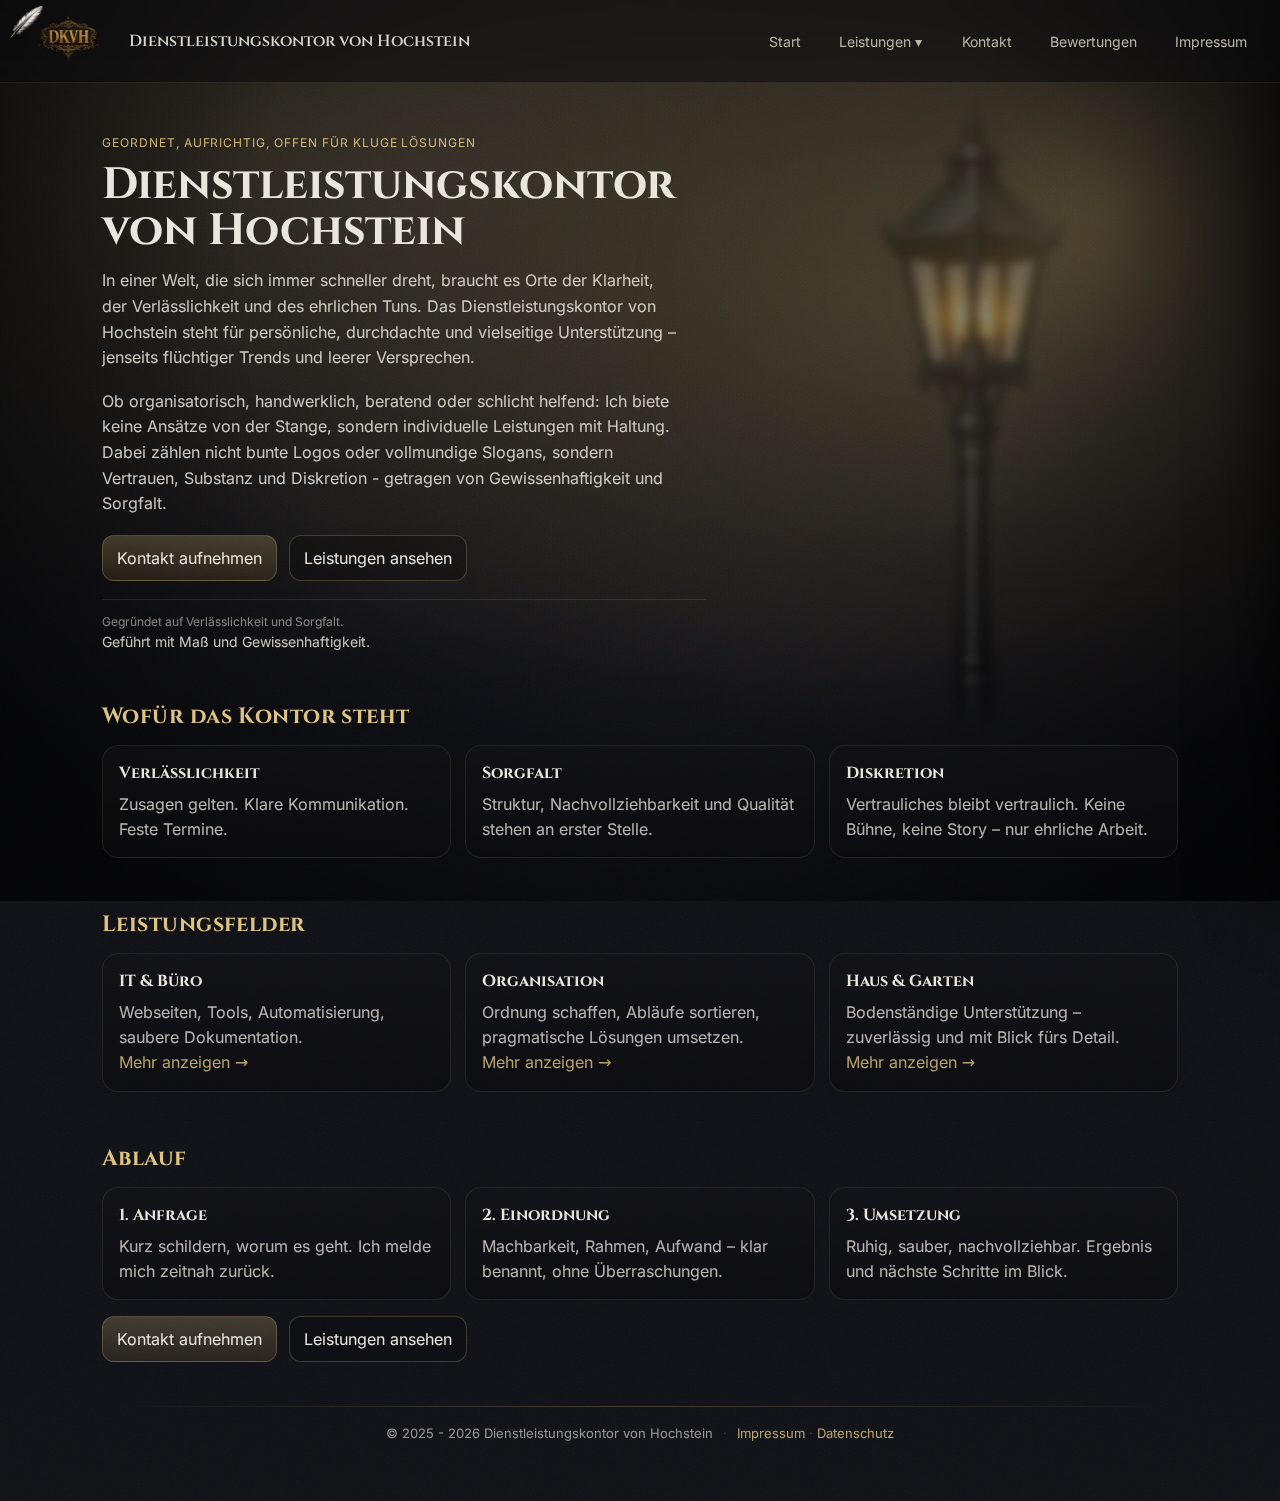
<file: index.html>
<!DOCTYPE html>

<html lang="de">
<head>
<meta charset="utf-8"/>
<meta name="viewport" content="width=device-width, initial-scale=1">
<meta name="theme-color" content="#0b0d10">
<title>Dienstleistungskontor von Hochstein</title>

<!-- Favicon & App Icons -->
<link rel="icon" type="image/png" sizes="96x96" href="favicon/favicon-96x96.png">
<link rel="icon" type="image/svg+xml" href="favicon/favicon.svg">
<link rel="shortcut icon" href="favicon/favicon.ico">
<link rel="apple-touch-icon" sizes="180x180" href="favicon/apple-touch-icon.png">
<link rel="manifest" href="favicon/site.webmanifest">
<meta name="apple-mobile-web-app-title" content="DKVH">

<meta content="Dienstleistungskontor von Hochstein – digitale Handwerkskunst, bodenständige Dienste, klarer Stil." name="description"/>

<link href="./assets/css/landing.css" rel="stylesheet">

<!-- Counter -->
<script src="https://cdn.counter.dev/script.js" data-id="33748b93-9a1c-423e-9dba-7e4c8ef61057" data-utcoffset="2"></script>
</head>

<body>
<div id="featherCursor"></div>
<div class="bg"></div>
<div class="lanternBG" aria-hidden="true"></div>
<div class="vignette"></div>
<div class="grain"></div>
<header class="topbar">
<a class="brand" href="index.html">
<img src="./assets/img/logo.png" alt="DKVH Logo" class="brand__logo">
<span class="brand__name">Dienstleistungskontor von&nbsp;Hochstein</span>
</a>
<nav class="nav">
  <a class="nav__link" href="index.html" aria-current="page">Start</a>
  <div class="nav__item nav__item--dropdown">
    <a class="nav__link" href="leistungen.html">Leistungen ▾</a>
    <div class="nav__dropdown">
      <a class="nav__dropdown-link" href="leistungen_it.html">IT &amp; Büro</a>
      <a class="nav__dropdown-link" href="leistungen_hg.html">Haus &amp; Garten</a>
    </div>
  </div>
  <a class="nav__link" href="kontakt.html">Kontakt</a>
  <a class="nav__link" href="bewertungen.html">Bewertungen</a>
  <a class="nav__link" href="impressum.html">Impressum</a>
</nav>
<button class="burger" type="button" aria-label="Menü" aria-controls="mobileNav" aria-expanded="false">
  <span class="burger__icon" aria-hidden="true">
    <span></span><span></span><span></span>
  </span>
</button>
</header>
<aside class="mobileNav" id="mobileNav" aria-hidden="true">
  <div class="mobileNav__overlay" data-nav-close></div>
  <div class="mobileNav__panel" role="dialog" aria-modal="true" aria-label="Menü">
    <div class="mobileNav__top">
      <div class="mobileNav__title">MENÜ</div>
      <button class="mobileNav__close" type="button" aria-label="Schließen" data-nav-close>✕</button>
    </div>

    <nav class="mobileNav__list" aria-label="Mobile Navigation">
      <a class="mobileNav__link" href="index.html">Start</a>
      <details class="mobileNav__acc">
        <summary class="mobileNav__accBtn">
          <span>Leistungen</span>
          <span class="mobileNav__chev" aria-hidden="true">▾</span>
        </summary>
        <div class="mobileNav__accPanel">
          <a class="mobileNav__subLink" href="leistungen.html">Übersicht</a>
          <a class="mobileNav__subLink" href="leistungen_it.html">IT &amp; Büro</a>
          <a class="mobileNav__subLink" href="leistungen_hg.html">Haus &amp; Garten</a>
        </div>
      </details>

      <a class="mobileNav__link" href="kontakt.html">Kontakt</a>
      <a class="mobileNav__link" href="bewertungen.html">Bewertungen</a>
      <a class="mobileNav__link" href="impressum.html">Impressum</a>
    </nav>
  </div>
</aside>
<main class="wrap">
<section class="hero">
<div class="hero__left">
    <p class="kicker">
    geordnet, aufrichtig, offen für kluge Lösungen
    </p><h1 class="title">Dienstleistungskontor<br/><span>von Hochstein</span></h1>
    <p class="lead">In einer Welt, die sich immer schneller dreht, braucht es Orte der Klarheit, der Verlässlichkeit und des ehrlichen Tuns. Das Dienstleistungskontor von Hochstein steht für persönliche, durchdachte und vielseitige Unterstützung – jenseits flüchtiger Trends und leerer Versprechen.</p><p class="lead">Ob organisatorisch, handwerklich, beratend oder schlicht helfend: Ich biete keine Ansätze von der Stange, sondern individuelle Leistungen mit Haltung. Dabei zählen nicht bunte Logos oder vollmundige Slogans, sondern Vertrauen, Substanz und Diskretion - getragen von Gewissenhaftigkeit und Sorgfalt.</p><div class="cta"><a class="btn btn--primary" href="kontakt.html">Kontakt aufnehmen</a><a class="btn btn--ghost" href="leistungen.html">Leistungen ansehen</a></div><div class="meta"><div class="meta__item"><span class="meta__label">Gegründet auf Verlässlichkeit und Sorgfalt.</span><span class="meta__value">Geführt mit Maß und Gewissenhaftigkeit.</span></div><div class="meta__item"></div></div></div>
<div class="hero__right">
<div class="hero__spacer" aria-hidden="true"></div>
</div>
</section>
<section class="section" id="werte">
    <h2 class="section__title">Wofür das Kontor steht</h2>
    <div class="cards">
      <article class="card">
        <h3>Verlässlichkeit</h3>
        <p>Zusagen gelten. Klare Kommunikation. Feste Termine.</p>
      </article>
      <article class="card">
        <h3>Sorgfalt</h3>
        <p>Struktur, Nachvollziehbarkeit und Qualität stehen an erster Stelle.</p>
      </article>
      <article class="card">
        <h3>Diskretion</h3>
        <p>Vertrauliches bleibt vertraulich. Keine Bühne, keine Story – nur ehrliche Arbeit.</p>
      </article>
    </div>
  </section>

  <section class="section" id="felder">
    <h2 class="section__title">Leistungsfelder</h2>
    <div class="cards">
      <article class="card">
        <h3>IT &amp; Büro</h3>
        <p>Webseiten, Tools, Automatisierung, saubere Dokumentation.</p>
        <p><a class="footer__link" href="leistungen_it.html">Mehr anzeigen →</a></p>
      </article>
      <article class="card">
        <h3>Organisation</h3>
        <p>Ordnung schaffen, Abläufe sortieren, pragmatische Lösungen umsetzen.</p>
        <p><a class="footer__link" href="leistungen.html">Mehr anzeigen →</a></p>
      </article>
      <article class="card">
        <h3>Haus &amp; Garten</h3>
        <p>Bodenständige Unterstützung – zuverlässig und mit Blick fürs Detail.</p>
        <p><a class="footer__link" href="leistungen_hg.html">Mehr anzeigen →</a></p>
      </article>
    </div>
  </section>

  <section class="section" id="ablauf">
    <h2 class="section__title">Ablauf</h2>
    <div class="cards">
      <article class="card">
        <h3>1. Anfrage</h3>
        <p>Kurz schildern, worum es geht. Ich melde mich zeitnah zurück.</p>
      </article>
      <article class="card">
        <h3>2. Einordnung</h3>
        <p>Machbarkeit, Rahmen, Aufwand – klar benannt, ohne Überraschungen.</p>
      </article>
      <article class="card">
        <h3>3. Umsetzung</h3>
        <p>Ruhig, sauber, nachvollziehbar. Ergebnis und nächste Schritte im Blick.</p>
      </article>
    </div>

    <div class="cta" style="margin-top:16px;">
      <a class="btn btn--primary" href="kontakt.html">Kontakt aufnehmen</a>
      <a class="btn btn--ghost" href="leistungen.html">Leistungen ansehen</a>
    </div>
  </section>

    <footer class="footer">
      <div class="footer__line"></div>
      <div class="footer__inner">
        <span class="footer__copy">© 2025 - <span id="year"></span> Dienstleistungskontor von Hochstein</span>
        <span class="footer__sep">·</span>
        <span class="footer__links">
          <a class="footer__link" href="impressum.html">Impressum</a>
          <span class="footer__sep footer__sep--inner">·</span>
          <a class="footer__link" href="datenschutz.html">Datenschutz</a>
        </span>
      </div>
    </footer>
</main>
<script src="./assets/js/landing.js"></script>
</body>
</html>
</file>
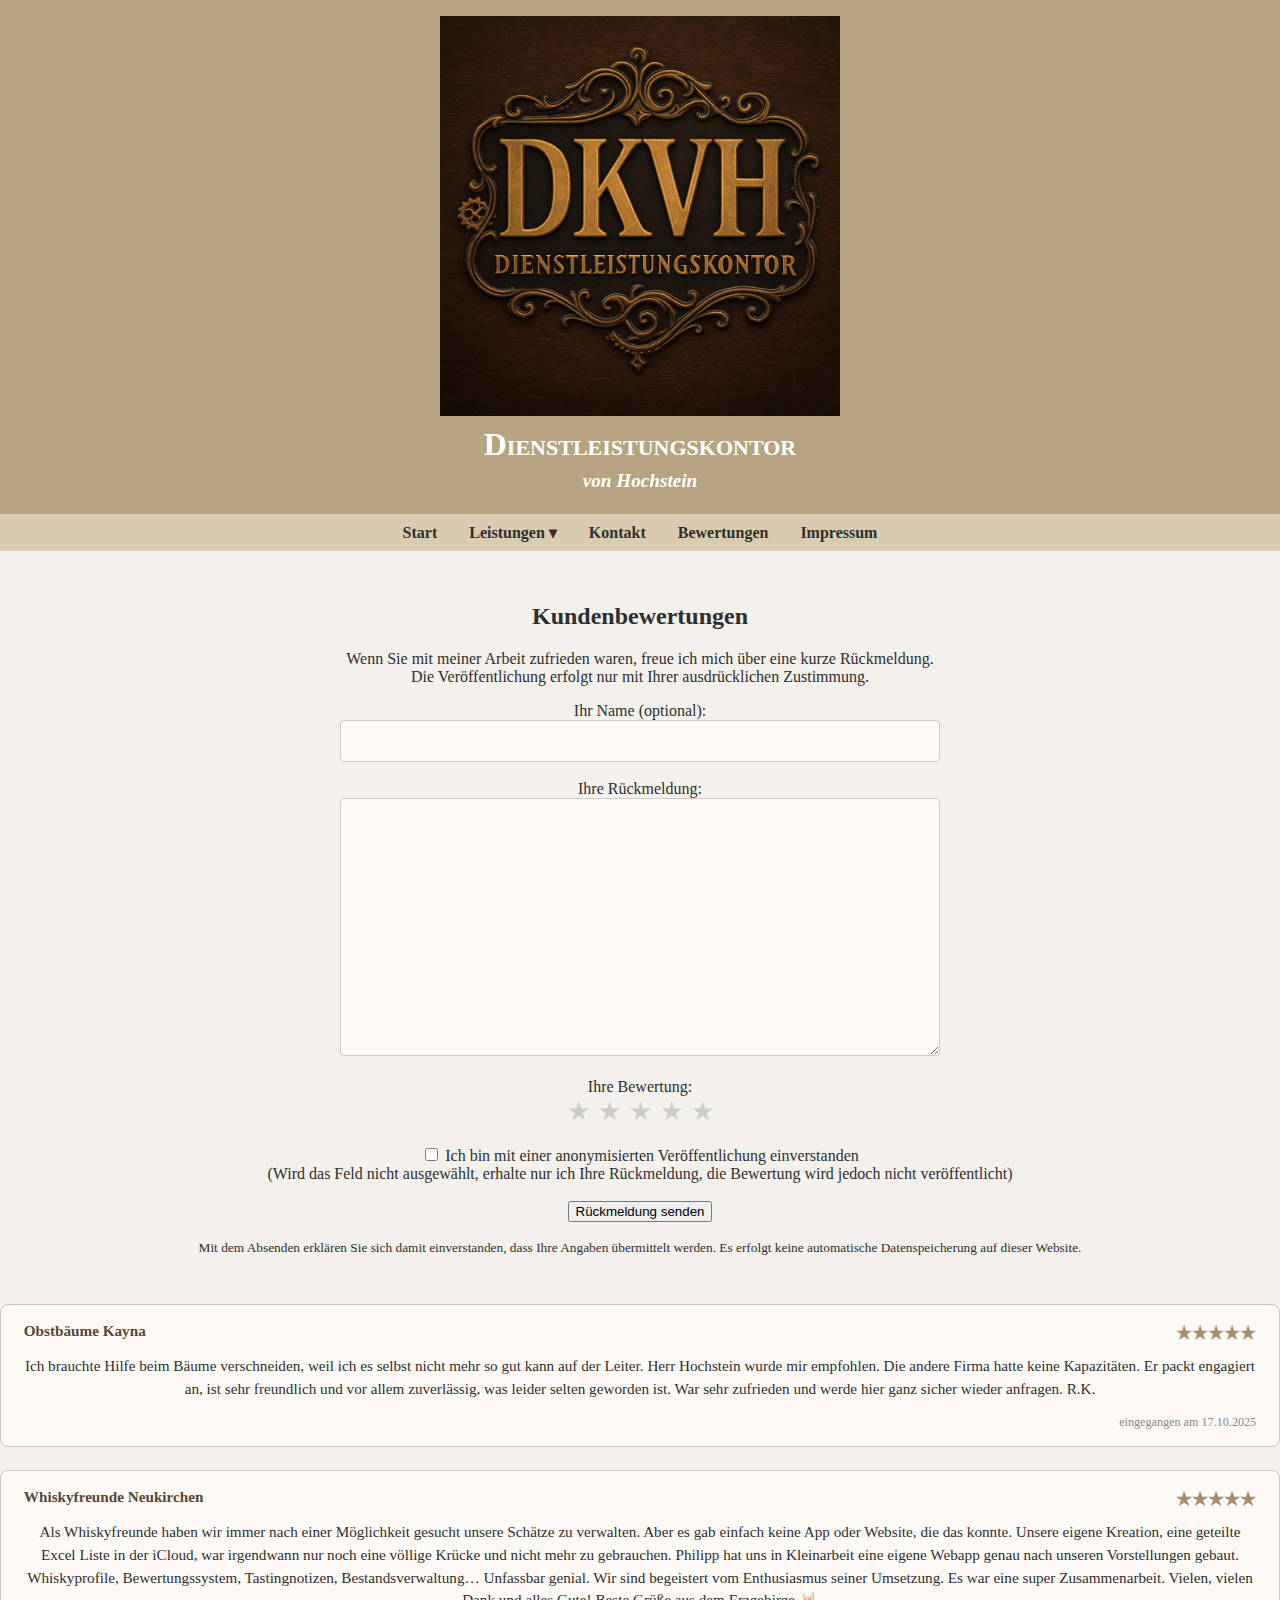
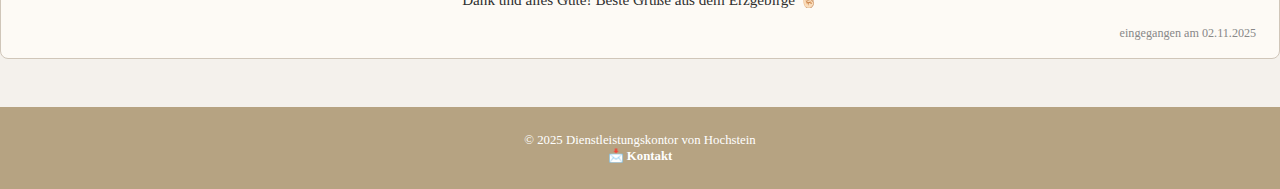
<file: bewertungen.html>
<!DOCTYPE html>
<html lang="de">
<head>
    <meta charset="UTF-8">
    <meta name="viewport" content="width=device-width, initial-scale=1.0">
    <title>Bewertungen - DKVH</title>

    <!-- Favicon-Dateien im Unterordner "favicon" -->
    <link rel="icon" type="image/png" sizes="96x96" href="favicon/favicon-96x96.png">
    <link rel="icon" type="image/svg+xml" href="favicon/favicon.svg">
    <link rel="shortcut icon" href="favicon/favicon.ico">
    <link rel="apple-touch-icon" sizes="180x180" href="favicon/apple-touch-icon.png">
    <link rel="manifest" href="favicon/site.webmanifest">
    <meta name="apple-mobile-web-app-title" content="DKVH">

    <!-- Stylesheet -->
    <link rel="stylesheet" href="style.css">

    <style>
        html, body {
            height: 100%;
            margin: 0;
        }

        body {
            display: flex;
            flex-direction: column;
        }

        main {
            flex: 1;
        }
    </style>
	<script src="https://cdn.counter.dev/script.js" data-id="33748b93-9a1c-423e-9dba-7e4c8ef61057" data-utcoffset="2"></script>
</head>

<body>
    <header>
        <img src="img/logo.png" alt="logo_stamp" class="logo_stamp" width="400" height="400">
	<h1>Dienstleistungskontor</h1>
        <h2>von Hochstein</h2>
        <h1></h1>
    </header>
    <nav>
      <ul class="navigation">
        <li><a href="index.html">Start</a></li>
        <li class="dropdown">
          <a href="">Leistungen ▾</a>
          <ul class="dropdown-content">
            <li><a href="leistungen.html">Leistungsübersicht</a></li>
            <li><a href="leistungen_it.html">IT & Büro</a></li>
            <li><a href="leistungen_hg.html">Haus & Garten</a></li>
          </ul>
        </li>
        <li><a href="kontakt.html">Kontakt</a></li>
        <li><a href="bewertungen.html">Bewertungen</a></li>
        <li><a href="impressum.html">Impressum</a></li>
      </ul>
    </nav>
    <main>
    <h2>Kundenbewertungen</h2>
    <p>Wenn Sie mit meiner Arbeit zufrieden waren, freue ich mich über eine kurze Rückmeldung.<br/>
       Die Veröffentlichung erfolgt nur mit Ihrer ausdrücklichen Zustimmung.</p>

    <form action="https://formspree.io/f/mblaloon" method="POST">
      <label for="name">Ihr Name (optional):</label><br />
      <input type="text" id="name" name="name" /><br /><br />

      <label for="nachricht">Ihre Rückmeldung:</label><br />
      <textarea id="nachricht" name="nachricht" rows="10" required></textarea><br/><br/>

      <label for="sterne">Ihre Bewertung:</label><br />
      <div class="sterne-bewertung">
        <input type="radio" id="stern5" name="bewertung" value="5" /><label for="stern5">★</label>
        <input type="radio" id="stern4" name="bewertung" value="4" /><label for="stern4">★</label>
        <input type="radio" id="stern3" name="bewertung" value="3" /><label for="stern3">★</label>
        <input type="radio" id="stern2" name="bewertung" value="2" /><label for="stern2">★</label>
        <input type="radio" id="stern1" name="bewertung" value="1" /><label for="stern1">★</label>
      </div><br /><br />

      <label>
        <input type="checkbox" name="veroeffentlichen" value="ja" />
        Ich bin mit einer anonymisierten Veröffentlichung einverstanden<br />
        (Wird das Feld nicht ausgewählt, erhalte nur ich Ihre Rückmeldung, die Bewertung wird jedoch nicht veröffentlicht)
      </label><br /><br />

      <button type="submit">Rückmeldung senden</button>
    </form>

    <p><small>Mit dem Absenden erklären Sie sich damit einverstanden, dass Ihre Angaben übermittelt werden. Es erfolgt keine automatische Datenspeicherung auf dieser Website.</small></p>
  </main>
<!-- 

★☆

<div class="bewertung">
  <div class="bewertung-header">
    <span class="bewertung-name">Kundenbewertung</span>
    <span class="bewertung-sterne">☆☆☆☆☆</span>
  </div>
  <p class="bewertung-text">Bisher wurden noch keine Bewertungen abgegeben.</p>
  <div class="bewertung-footer">eingegangen am 01.09.2025</div>
</div>

<div class="bewertung">
  <div class="bewertung-header">
    <span class="bewertung-name">Buchclub "Stabile Seitenlage"</span>
    <span class="bewertung-sterne">★★★★★</span>
  </div>
  <p class="bewertung-text">Wir hatten eine Idee - und Philipp hat sie für uns möglich gemacht.</b><br/>
	  Die Betreuung unserer Bücherdatenbank war hier in den besten Händen und wir konnten uns endlich auf das konzentrieren, was zählt: Das Lesen 👍<br/>
	  Engagiert, verlässlich, freundlich und immer mit einem offenen Ohr für individuelle Wünsche.<br/>
	  Vielen Dank dafür!</p>
  <div class="bewertung-footer">eingegangen am 01.09.2025</div>
</div>
-->


<div class="bewertung">
  <div class="bewertung-header">
    <span class="bewertung-name">Obstbäume Kayna</span>
    <span class="bewertung-sterne">★★★★★</span>
  </div>
  <p class="bewertung-text">Ich brauchte Hilfe beim Bäume verschneiden, weil ich es selbst nicht mehr so gut kann auf der Leiter. Herr Hochstein wurde mir empfohlen. Die andere Firma hatte keine Kapazitäten. Er packt engagiert an, ist sehr freundlich und vor allem zuverlässig, was leider selten geworden ist. War sehr zufrieden und werde hier ganz sicher wieder anfragen. R.K.</p>
  <div class="bewertung-footer">eingegangen am 17.10.2025</div>
</div>

<div class="bewertung">
  <div class="bewertung-header">
    <span class="bewertung-name">Whiskyfreunde Neukirchen</span>
    <span class="bewertung-sterne">★★★★★</span>
  </div>
  <p class="bewertung-text">Als Whiskyfreunde haben wir immer nach einer Möglichkeit gesucht unsere Schätze zu verwalten. Aber es gab einfach keine App oder Website, die das konnte. Unsere eigene Kreation, eine geteilte Excel Liste in der iCloud, war irgendwann nur noch eine völlige Krücke und nicht mehr zu gebrauchen. Philipp hat uns in Kleinarbeit eine eigene Webapp genau nach unseren Vorstellungen gebaut. Whiskyprofile, Bewertungssystem, Tastingnotizen, Bestandsverwaltung… Unfassbar genial. Wir sind begeistert vom Enthusiasmus seiner Umsetzung. Es war eine super Zusammenarbeit. Vielen, vielen Dank und alles Gute! Beste Grüße aus dem Erzgebirge 🤘🏻</p>
  <div class="bewertung-footer">eingegangen am 02.11.2025</div>
</div>

    <footer>
        <p>
        &copy; 2025 Dienstleistungskontor von Hochstein<br>
        <a href="kontakt.html">📩 Kontakt</a>
        </p>
    </footer>
</body>
</html>
</file>
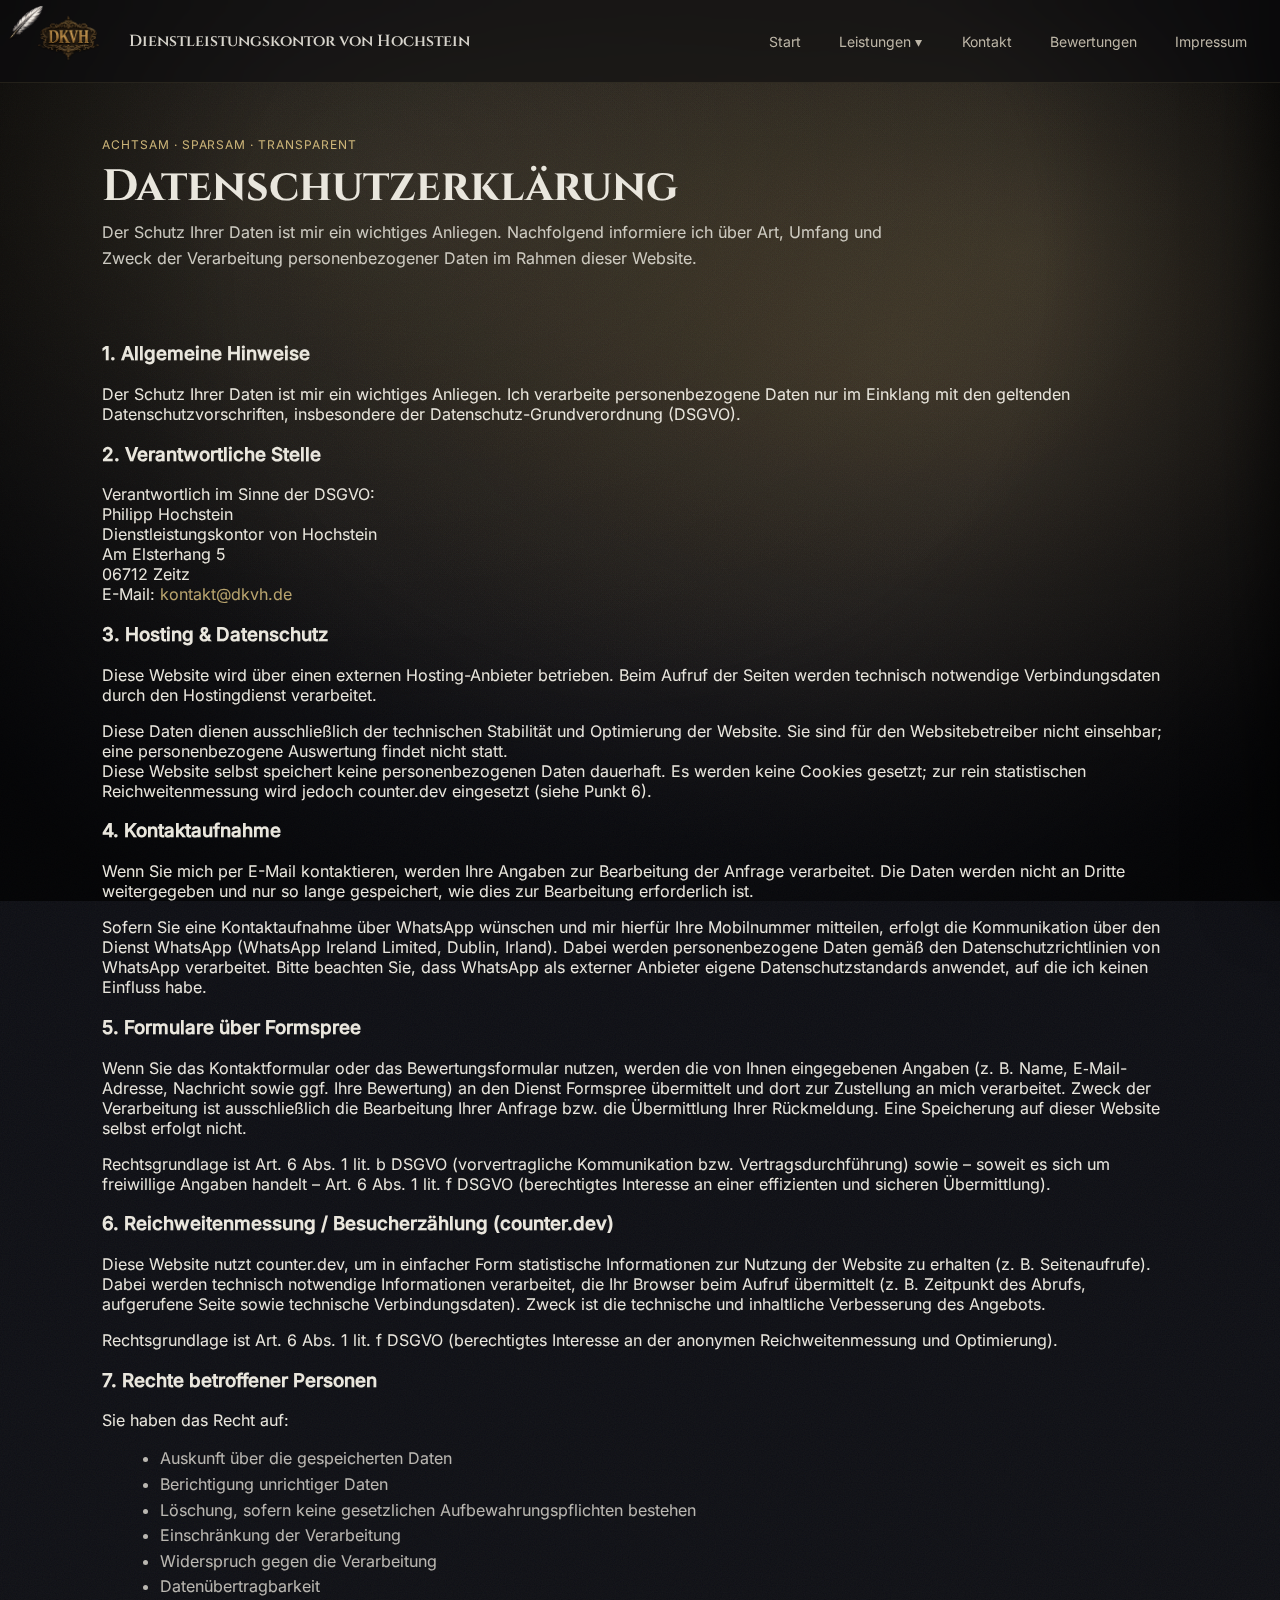
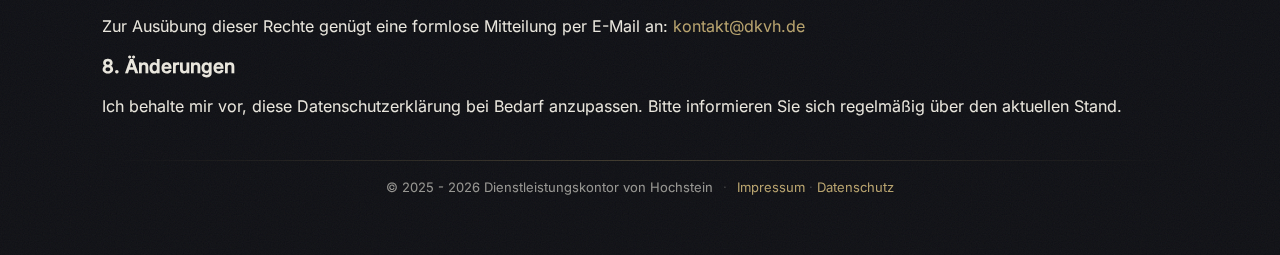
<file: datenschutz.html>
<!DOCTYPE html>
<html lang="de">
<head>
  <meta charset="utf-8" />
  <meta name="viewport" content="width=device-width, initial-scale=1" />
  <meta name="theme-color" content="#0b0d10">
  <title>Datenschutz – Dienstleistungskontor von Hochstein</title>

  <!-- Favicon & App Icons -->
  <link rel="icon" type="image/png" sizes="96x96" href="favicon/favicon-96x96.png">
  <link rel="icon" type="image/svg+xml" href="favicon/favicon.svg">
  <link rel="shortcut icon" href="favicon/favicon.ico">
  <link rel="apple-touch-icon" sizes="180x180" href="favicon/apple-touch-icon.png">
  <link rel="manifest" href="favicon/site.webmanifest">
  <meta name="apple-mobile-web-app-title" content="DKVH">

  <meta name="description" content="Datenschutzerklärung des Dienstleistungskontors von Hochstein." />

  <link rel="stylesheet" href="./assets/css/landing.css" />

  <!-- Counter -->
  <script src="https://cdn.counter.dev/script.js" data-id="33748b93-9a1c-423e-9dba-7e4c8ef61057" data-utcoffset="2"></script>
</head>

<body>
  <div id="featherCursor"></div>

  <!-- Background layers (ohne Laterne) -->
  <div class="bg"></div>
  <div class="vignette"></div>
  <div class="grain"></div>

  <header class="topbar">
  <a class="brand" href="index.html">
    <img src="./assets/img/logo.png" alt="DKVH Logo" class="brand__logo" />
    <span class="brand__name">Dienstleistungskontor von&nbsp;Hochstein</span>
  </a>

  <nav class="nav" aria-label="Hauptnavigation">
    <a class="nav__link" href="index.html">Start</a>

    <div class="nav__item nav__item--dropdown">
      <a class="nav__link" href="leistungen.html">Leistungen ▾</a>
      <div class="nav__dropdown">
        <a class="nav__dropdown-link" href="leistungen_it.html">IT &amp; Büro</a>
        <a class="nav__dropdown-link" href="leistungen_hg.html">Haus &amp; Garten</a>
      </div>
    </div>

    <a class="nav__link" href="kontakt.html">Kontakt</a>
    <a class="nav__link" href="bewertungen.html">Bewertungen</a>
    <a class="nav__link" href="impressum.html">Impressum</a>
  </nav>

  <button class="burger" type="button" aria-label="Menü" aria-controls="mobileNav" aria-expanded="false">
    <span class="burger__icon" aria-hidden="true">
      <span></span><span></span><span></span>
    </span>
  </button>
</header>

<aside class="mobileNav" id="mobileNav" aria-hidden="true">
  <div class="mobileNav__overlay" data-nav-close></div>
  <div class="mobileNav__panel" role="dialog" aria-modal="true" aria-label="Menü">
    <div class="mobileNav__top">
      <div class="mobileNav__title">MENÜ</div>
      <button class="mobileNav__close" type="button" aria-label="Schließen" data-nav-close>✕</button>
    </div>

    <nav class="mobileNav__list" aria-label="Mobile Navigation">
      <a class="mobileNav__link" href="index.html">Start</a>

      <details class="mobileNav__acc">
        <summary class="mobileNav__accBtn">
          <span>Leistungen</span>
          <span class="mobileNav__chev" aria-hidden="true">▾</span>
        </summary>
        <div class="mobileNav__accPanel">
          <a class="mobileNav__subLink" href="leistungen.html">Übersicht</a>
          <a class="mobileNav__subLink" href="leistungen_it.html">IT &amp; Büro</a>
          <a class="mobileNav__subLink" href="leistungen_hg.html">Haus &amp; Garten</a>
        </div>
      </details>

      <a class="mobileNav__link" href="kontakt.html">Kontakt</a>
      <a class="mobileNav__link" href="bewertungen.html">Bewertungen</a>
      <a class="mobileNav__link" href="impressum.html">Impressum</a>
    </nav>
  </div>
</aside>

  <main class="wrap">
    <section class="section" style="margin-top:10px;">
      <p class="kicker">achtsam · sparsam · transparent</p>
      <h1 class="title" style="margin-bottom:10px;">Datenschutzerklärung</h1>
      <p class="lead" style="max-width: 78ch;">
        Der Schutz Ihrer Daten ist mir ein wichtiges Anliegen. Nachfolgend informiere ich über Art, Umfang und Zweck
        der Verarbeitung personenbezogener Daten im Rahmen dieser Website.
      </p>
    </section>

    <section class="section" aria-label="Datenschutz Inhalte">
      <div class="contactBox">
        <h3>1. Allgemeine Hinweise</h3>
        <p>
          Der Schutz Ihrer Daten ist mir ein wichtiges Anliegen. Ich verarbeite personenbezogene Daten nur im Einklang
          mit den geltenden Datenschutzvorschriften, insbesondere der Datenschutz-Grundverordnung (DSGVO).
        </p>

        <h3>2. Verantwortliche Stelle</h3>
        <p>
          Verantwortlich im Sinne der DSGVO:<br>
          Philipp Hochstein<br>
          Dienstleistungskontor von Hochstein<br>
          Am Elsterhang 5<br>
          06712 Zeitz<br>
          E-Mail: <a class="footer__link" href="mailto:kontakt@dkvh.de">kontakt@dkvh.de</a>
        </p>

        <h3>3. Hosting &amp; Datenschutz</h3>
        <p>
          Diese Website wird über einen externen Hosting-Anbieter betrieben. Beim Aufruf der Seiten werden technisch notwendige
          Verbindungsdaten durch den Hostingdienst verarbeitet.
        </p>
        <p>
          Diese Daten dienen ausschließlich der technischen Stabilität und Optimierung der Website. Sie sind für den Websitebetreiber
          nicht einsehbar; eine personenbezogene Auswertung findet nicht statt.<br>
          Diese Website selbst speichert keine personenbezogenen Daten dauerhaft. Es werden keine Cookies gesetzt; zur rein statistischen Reichweitenmessung wird jedoch counter.dev eingesetzt (siehe Punkt 6).
        </p>

        <h3>4. Kontaktaufnahme</h3>
        <p>
          Wenn Sie mich per E-Mail kontaktieren, werden Ihre Angaben zur Bearbeitung der Anfrage verarbeitet. Die Daten werden nicht
          an Dritte weitergegeben und nur so lange gespeichert, wie dies zur Bearbeitung erforderlich ist.
        </p>
        <p>
          Sofern Sie eine Kontaktaufnahme über WhatsApp wünschen und mir hierfür Ihre Mobilnummer mitteilen, erfolgt die Kommunikation über den Dienst WhatsApp (WhatsApp Ireland Limited, Dublin, Irland). Dabei werden personenbezogene Daten gemäß den Datenschutzrichtlinien von WhatsApp verarbeitet. Bitte beachten Sie, dass WhatsApp als externer Anbieter eigene Datenschutzstandards anwendet, auf die ich keinen Einfluss habe.
        </p>

        <h3>5. Formulare über Formspree</h3>
        <p>
          Wenn Sie das Kontaktformular oder das Bewertungsformular nutzen, werden die von Ihnen eingegebenen Angaben (z. B. Name, E‑Mail-Adresse,
          Nachricht sowie ggf. Ihre Bewertung) an den Dienst Formspree übermittelt und dort zur Zustellung an mich verarbeitet.
          Zweck der Verarbeitung ist ausschließlich die Bearbeitung Ihrer Anfrage bzw. die Übermittlung Ihrer Rückmeldung.
          Eine Speicherung auf dieser Website selbst erfolgt nicht.
        </p>
        <p>
          Rechtsgrundlage ist Art. 6 Abs. 1 lit. b DSGVO (vorvertragliche Kommunikation bzw. Vertragsdurchführung) sowie – soweit es sich um freiwillige
          Angaben handelt – Art. 6 Abs. 1 lit. f DSGVO (berechtigtes Interesse an einer effizienten und sicheren Übermittlung).
        </p>

        <h3>6. Reichweitenmessung / Besucherzählung (counter.dev)</h3>
        <p>
          Diese Website nutzt counter.dev, um in einfacher Form statistische Informationen zur Nutzung der Website zu erhalten (z. B. Seitenaufrufe).
          Dabei werden technisch notwendige Informationen verarbeitet, die Ihr Browser beim Aufruf übermittelt (z. B. Zeitpunkt des Abrufs,
          aufgerufene Seite sowie technische Verbindungsdaten). Zweck ist die technische und inhaltliche Verbesserung des Angebots.
        </p>
        <p>
          Rechtsgrundlage ist Art. 6 Abs. 1 lit. f DSGVO (berechtigtes Interesse an der anonymen Reichweitenmessung und Optimierung).
        </p>

        <h3>7. Rechte betroffener Personen</h3>
        <p>Sie haben das Recht auf:</p>
        <ul style="margin: 0 0 14px 18px; color: rgba(233,230,221,0.78); line-height:1.6;">
          <li>Auskunft über die gespeicherten Daten</li>
          <li>Berichtigung unrichtiger Daten</li>
          <li>Löschung, sofern keine gesetzlichen Aufbewahrungspflichten bestehen</li>
          <li>Einschränkung der Verarbeitung</li>
          <li>Widerspruch gegen die Verarbeitung</li>
          <li>Datenübertragbarkeit</li>
        </ul>
        <p>
          Zur Ausübung dieser Rechte genügt eine formlose Mitteilung per E-Mail an:
          <a class="footer__link" href="mailto:kontakt@dkvh.de">kontakt@dkvh.de</a>
        </p>

        <h3>8. Änderungen</h3>
        <p>
          Ich behalte mir vor, diese Datenschutzerklärung bei Bedarf anzupassen. Bitte informieren Sie sich regelmäßig über den aktuellen Stand.
        </p>
      </div>
    </section>

    <footer class="footer">
      <div class="footer__line"></div>
      <div class="footer__inner">
        <span class="footer__copy">© 2025 - <span id="year"></span> Dienstleistungskontor von Hochstein</span>
        <span class="footer__sep">·</span>
        <span class="footer__links">
          <a class="footer__link" href="impressum.html">Impressum</a>
          <span class="footer__sep footer__sep--inner">·</span>
          <a class="footer__link" href="datenschutz.html">Datenschutz</a>
        </span>
      </div>
    </footer>
  </main>

  <script src="./assets/js/landing.js"></script>
</body>
</html>
</file>
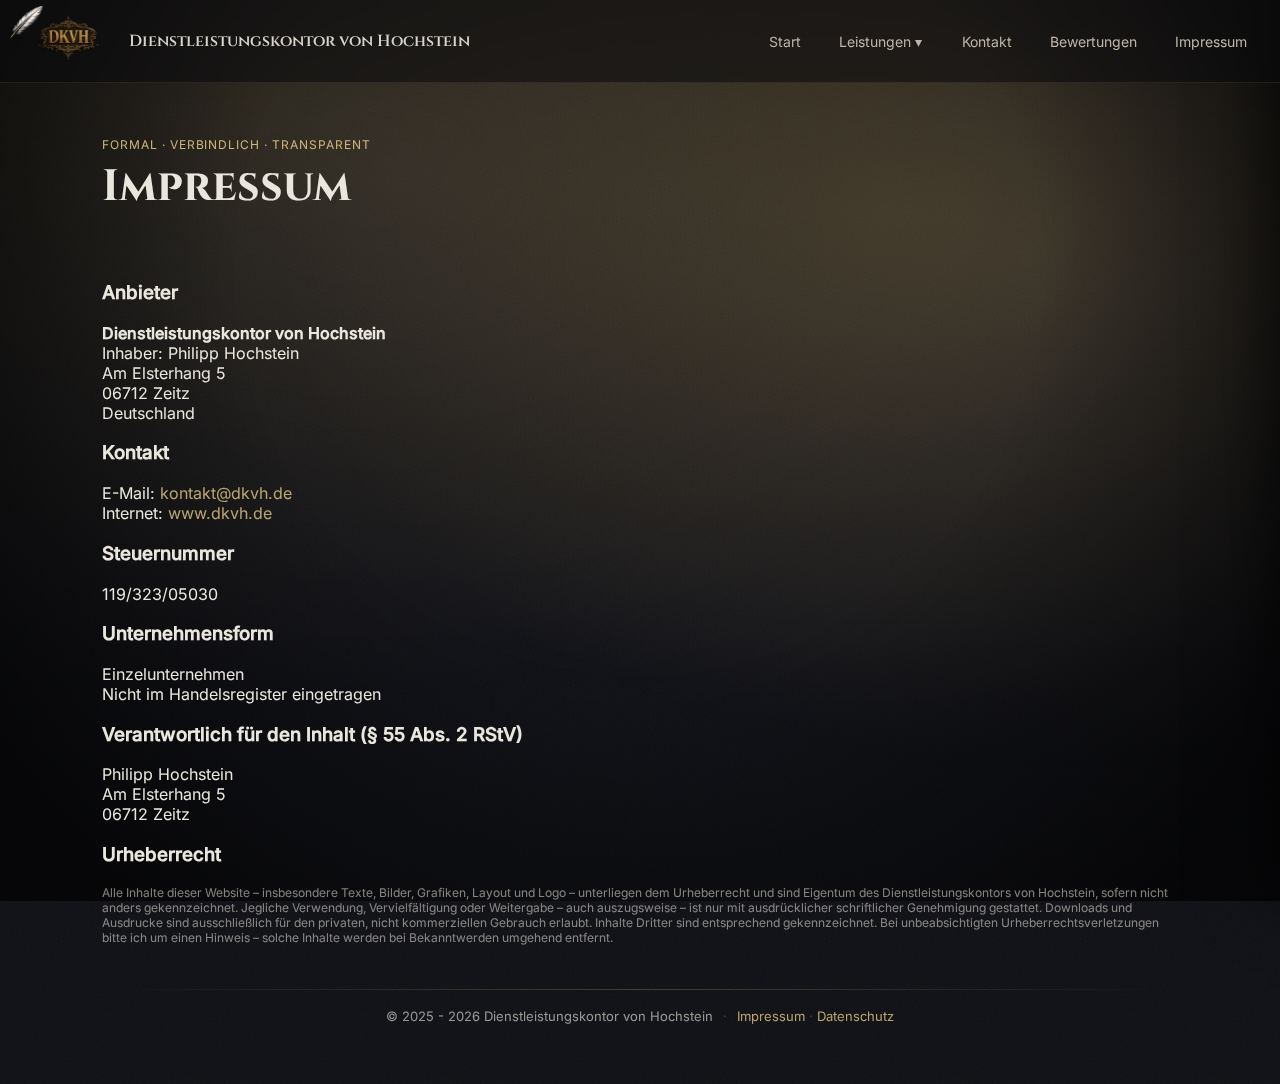
<file: impressum.html>
<!DOCTYPE html>
<html lang="de">
<head>
  <meta charset="utf-8" />
  <meta name="viewport" content="width=device-width, initial-scale=1" />
  <meta name="theme-color" content="#0b0d10">
  <title>Impressum – Dienstleistungskontor von Hochstein</title>
  
  <!-- Favicon & App Icons -->
  <link rel="icon" type="image/png" sizes="96x96" href="favicon/favicon-96x96.png">
  <link rel="icon" type="image/svg+xml" href="favicon/favicon.svg">
  <link rel="shortcut icon" href="favicon/favicon.ico">
  <link rel="apple-touch-icon" sizes="180x180" href="favicon/apple-touch-icon.png">
  <link rel="manifest" href="favicon/site.webmanifest">
  <meta name="apple-mobile-web-app-title" content="DKVH">

  <meta name="description" content="Impressum des Dienstleistungskontors von Hochstein." />

  <link rel="stylesheet" href="./assets/css/landing.css" />

  <!-- Counter -->
  <script src="https://cdn.counter.dev/script.js" data-id="33748b93-9a1c-423e-9dba-7e4c8ef61057" data-utcoffset="2"></script>
</head>

<body>
  <div id="featherCursor"></div>

  <div class="bg"></div>
  <div class="vignette"></div>
  <div class="grain"></div>

  <header class="topbar">
    <a class="brand" href="index.html">
      <img src="./assets/img/logo.png" alt="DKVH Logo" class="brand__logo" />
      <span class="brand__name">Dienstleistungskontor von&nbsp;Hochstein</span>
    </a>

    <nav class="nav" aria-label="Hauptnavigation">
      <a class="nav__link" href="index.html">Start</a>

      <div class="nav__item nav__item--dropdown">
        <a class="nav__link" href="leistungen.html">Leistungen ▾</a>
        <div class="nav__dropdown">
          <a class="nav__dropdown-link" href="leistungen_it.html">IT &amp; Büro</a>
          <a class="nav__dropdown-link" href="leistungen_hg.html">Haus &amp; Garten</a>
        </div>
      </div>

      <a class="nav__link" href="kontakt.html">Kontakt</a>
      <a class="nav__link" href="bewertungen.html">Bewertungen</a>
      <a class="nav__link" href="impressum.html" aria-current="page">Impressum</a>
    </nav>

    <button class="burger" type="button" aria-label="Menü" aria-controls="mobileNav" aria-expanded="false">
      <span class="burger__icon" aria-hidden="true">
        <span></span><span></span><span></span>
      </span>
    </button>
  </header>

  <aside class="mobileNav" id="mobileNav" aria-hidden="true">
    <div class="mobileNav__overlay" data-nav-close></div>
    <div class="mobileNav__panel" role="dialog" aria-modal="true" aria-label="Menü">
      <div class="mobileNav__top">
        <div class="mobileNav__title">MENÜ</div>
        <button class="mobileNav__close" type="button" aria-label="Schließen" data-nav-close>✕</button>
      </div>

      <nav class="mobileNav__list" aria-label="Mobile Navigation">
        <a class="mobileNav__link" href="index.html">Start</a>

        <details class="mobileNav__acc">
          <summary class="mobileNav__accBtn">
            <span>Leistungen</span>
            <span class="mobileNav__chev" aria-hidden="true">▾</span>
          </summary>
          <div class="mobileNav__accPanel">
            <a class="mobileNav__subLink" href="leistungen.html">Übersicht</a>
            <a class="mobileNav__subLink" href="leistungen_it.html">IT &amp; Büro</a>
            <a class="mobileNav__subLink" href="leistungen_hg.html">Haus &amp; Garten</a>
          </div>
        </details>

        <a class="mobileNav__link" href="kontakt.html">Kontakt</a>
        <a class="mobileNav__link" href="bewertungen.html">Bewertungen</a>
        <a class="mobileNav__link" href="impressum.html">Impressum</a>
      </nav>
    </div>
  </aside>

  <main class="wrap">
    <section class="section" style="margin-top:10px;">
      <p class="kicker">formal · verbindlich · transparent</p>
      <h1 class="title">Impressum</h1>
    </section>

    <section class="section">
      <div class="contactBox">
        <h3>Anbieter</h3>
        <p>
          <strong>Dienstleistungskontor von Hochstein</strong><br>
          Inhaber: Philipp Hochstein<br>
          Am Elsterhang 5<br>
          06712 Zeitz<br>
          Deutschland
        </p>

        <h3>Kontakt</h3>
        <p>
          E-Mail:
          <a class="footer__link" href="mailto:kontakt@dkvh.de">kontakt@dkvh.de</a><br>
          Internet:
          <a class="footer__link" href="https://www.dkvh.de" target="_blank">www.dkvh.de</a>
        </p>

        <h3>Steuernummer</h3>
        <p>
          119/323/05030
        </p>

        <h3>Unternehmensform</h3>
        <p>
          Einzelunternehmen<br>
          Nicht im Handelsregister eingetragen
        </p>

        <h3>Verantwortlich für den Inhalt (§ 55 Abs. 2 RStV)</h3>
        <p>
          Philipp Hochstein<br>
          Am Elsterhang 5<br>
          06712 Zeitz
        </p>

        <h3>Urheberrecht</h3>
        <p class="tiny">
          Alle Inhalte dieser Website – insbesondere Texte, Bilder, Grafiken, Layout und Logo –
          unterliegen dem Urheberrecht und sind Eigentum des Dienstleistungskontors von Hochstein,
          sofern nicht anders gekennzeichnet.
          Jegliche Verwendung, Vervielfältigung oder Weitergabe – auch auszugsweise –
          ist nur mit ausdrücklicher schriftlicher Genehmigung gestattet.
          Downloads und Ausdrucke sind ausschließlich für den privaten,
          nicht kommerziellen Gebrauch erlaubt.
          Inhalte Dritter sind entsprechend gekennzeichnet.
          Bei unbeabsichtigten Urheberrechtsverletzungen bitte ich um einen Hinweis –
          solche Inhalte werden bei Bekanntwerden umgehend entfernt.
        </p>
      </div>
    </section>

    <footer class="footer">
      <div class="footer__line"></div>
      <div class="footer__inner">
        <span class="footer__copy">© 2025 - <span id="year"></span> Dienstleistungskontor von Hochstein</span>
        <span class="footer__sep">·</span>
        <span class="footer__links">
          <a class="footer__link" href="impressum.html">Impressum</a>
          <span class="footer__sep footer__sep--inner">·</span>
          <a class="footer__link" href="datenschutz.html">Datenschutz</a>
        </span>
      </div>
    </footer>
  </main>

  <script src="./assets/js/landing.js"></script>
</body>
</html>
</file>
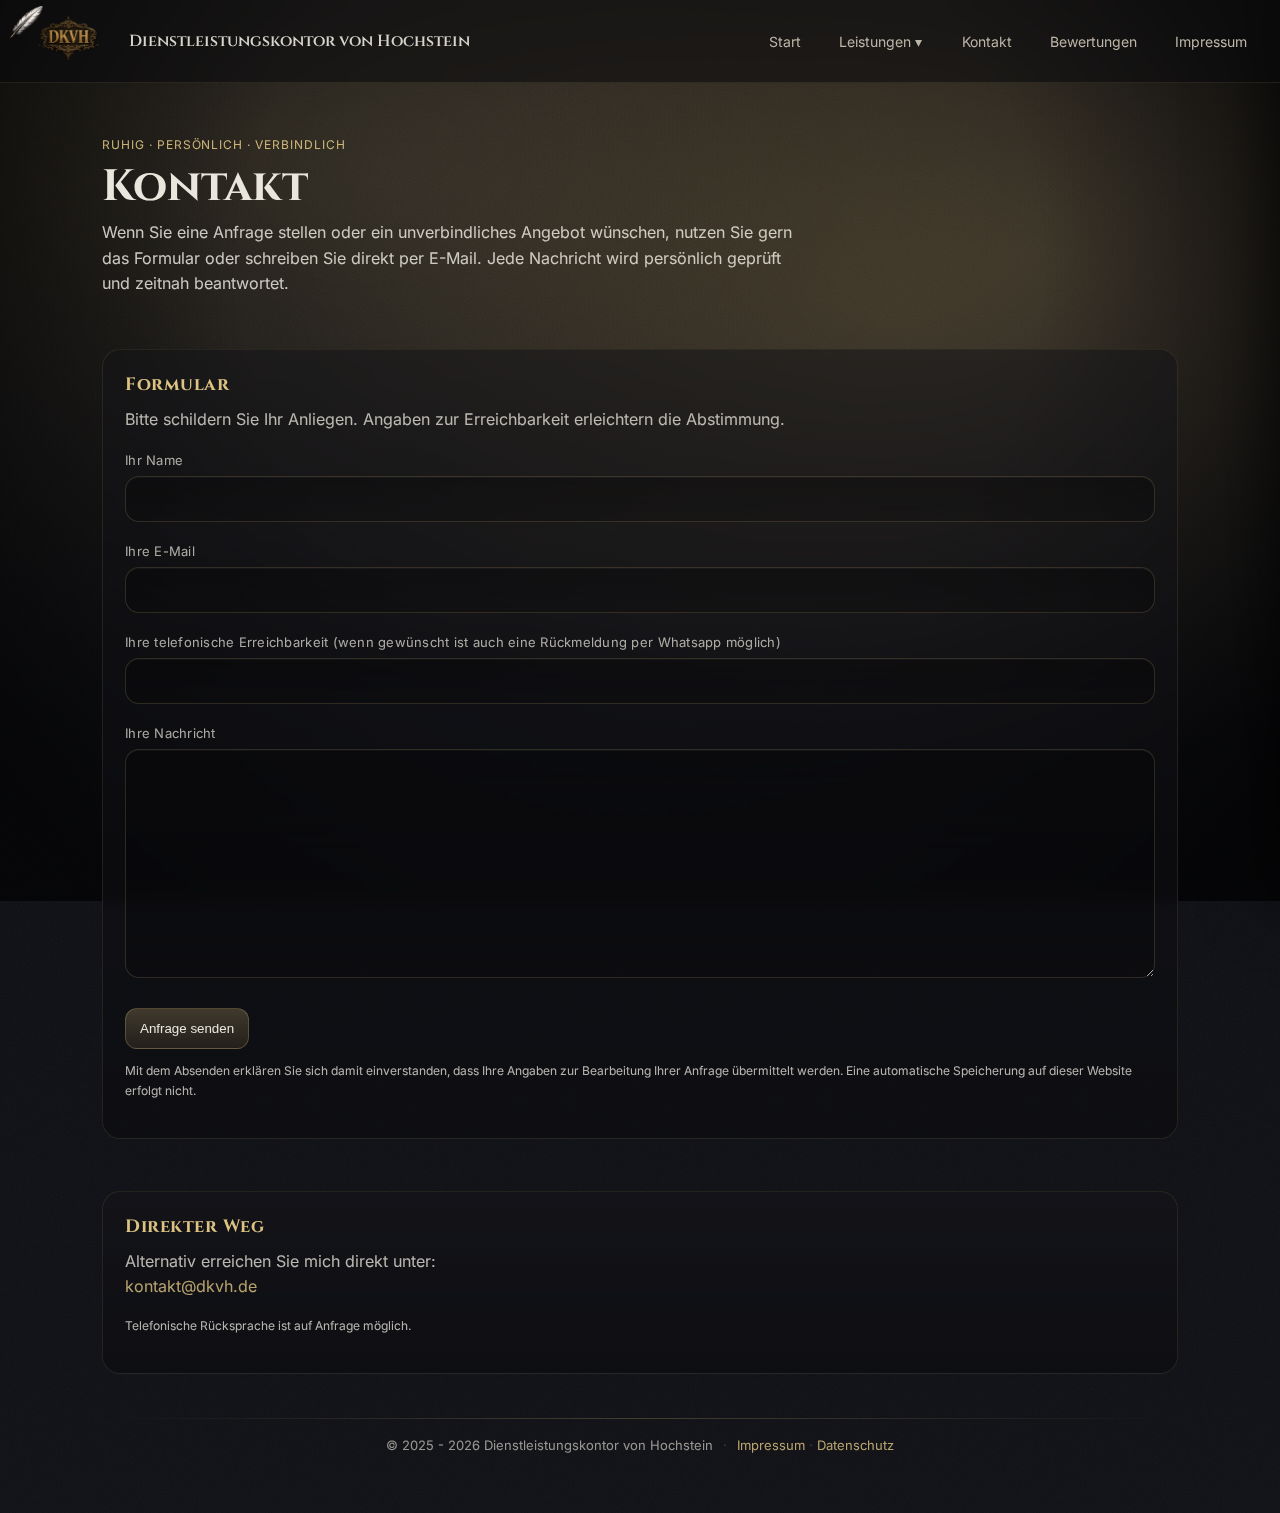
<file: kontakt.html>
<!DOCTYPE html>
<html lang="de">
<head>
  <meta charset="utf-8" />
  <meta name="viewport" content="width=device-width, initial-scale=1" />
  <meta name="theme-color" content="#0b0d10">

  <title>Kontakt – Dienstleistungskontor von Hochstein</title>

  <!-- Favicon & App Icons -->
  <link rel="icon" type="image/png" sizes="96x96" href="favicon/favicon-96x96.png">
  <link rel="icon" type="image/svg+xml" href="favicon/favicon.svg">
  <link rel="shortcut icon" href="favicon/favicon.ico">
  <link rel="apple-touch-icon" sizes="180x180" href="favicon/apple-touch-icon.png">
  <link rel="manifest" href="favicon/site.webmanifest">
  <meta name="apple-mobile-web-app-title" content="DKVH">

  <meta name="description" content="Kontaktaufnahme zum Dienstleistungskontor von Hochstein – Anfrage, Abstimmung, Rückmeldung." />


  <!-- Shared style (Landing-Design) -->
  <link rel="stylesheet" href="./assets/css/landing.css" />

  <!-- Page-specific style -->
  <link rel="stylesheet" href="./assets/css/kontakt.css" />

  <!-- Counter -->
  <script src="https://cdn.counter.dev/script.js" data-id="33748b93-9a1c-423e-9dba-7e4c8ef61057" data-utcoffset="2"></script>
</head>

<body>
  <!-- Custom cursor -->
  <div id="featherCursor"></div>

  <!-- Background layers (ohne Laterne) -->
  <div class="bg"></div>
  <div class="vignette"></div>
  <div class="grain"></div>

  <header class="topbar">
    <a class="brand" href="index.html">
      <img src="./assets/img/logo.png" alt="DKVH Logo" class="brand__logo" />
      <span class="brand__name">Dienstleistungskontor von&nbsp;Hochstein</span>
    </a>

    <nav class="nav" aria-label="Hauptnavigation">
      <a class="nav__link" href="index.html">Start</a>

      <div class="nav__item nav__item--dropdown">
        <a class="nav__link" href="leistungen.html">Leistungen ▾</a>
        <div class="nav__dropdown">
          <a class="nav__dropdown-link" href="leistungen_it.html">IT &amp; Büro</a>
          <a class="nav__dropdown-link" href="leistungen_hg.html">Haus &amp; Garten</a>
        </div>
      </div>

      <a class="nav__link" href="kontakt.html" aria-current="page">Kontakt</a>
      <a class="nav__link" href="bewertungen.html">Bewertungen</a>
      <a class="nav__link" href="impressum.html">Impressum</a>
    </nav>

    <button class="burger" type="button" aria-label="Menü" aria-controls="mobileNav" aria-expanded="false">
      <span class="burger__icon" aria-hidden="true">
        <span></span><span></span><span></span>
      </span>
    </button>
  </header>

  <aside class="mobileNav" id="mobileNav" aria-hidden="true">
    <div class="mobileNav__overlay" data-nav-close></div>
    <div class="mobileNav__panel" role="dialog" aria-modal="true" aria-label="Menü">
      <div class="mobileNav__top">
        <div class="mobileNav__title">MENÜ</div>
        <button class="mobileNav__close" type="button" aria-label="Schließen" data-nav-close>✕</button>
      </div>

      <nav class="mobileNav__list" aria-label="Mobile Navigation">
        <a class="mobileNav__link" href="index.html">Start</a>

        <details class="mobileNav__acc">
          <summary class="mobileNav__accBtn">
            <span>Leistungen</span>
            <span class="mobileNav__chev" aria-hidden="true">▾</span>
          </summary>
          <div class="mobileNav__accPanel">
            <a class="mobileNav__subLink" href="leistungen.html">Übersicht</a>
            <a class="mobileNav__subLink" href="leistungen_it.html">IT &amp; Büro</a>
            <a class="mobileNav__subLink" href="leistungen_hg.html">Haus &amp; Garten</a>
          </div>
        </details>

        <a class="mobileNav__link" href="kontakt.html">Kontakt</a>
        <a class="mobileNav__link" href="bewertungen.html">Bewertungen</a>
        <a class="mobileNav__link" href="impressum.html">Impressum</a>
      </nav>
    </div>
  </aside>

  <main class="wrap">
    <!-- Kopfbereich -->
    <section class="section" style="margin-top: 10px;">
      <p class="kicker">ruhig · persönlich · verbindlich</p>
      <h1 class="title" style="margin-bottom: 10px;">Kontakt</h1>
      <p class="lead" style="max-width: 70ch;">
        Wenn Sie eine Anfrage stellen oder ein unverbindliches Angebot wünschen, nutzen Sie gern das Formular
        oder schreiben Sie direkt per E-Mail. Jede Nachricht wird persönlich geprüft und zeitnah beantwortet.
      </p>
    </section>

    <!-- Formular (volle Breite) -->
    <section class="section" aria-label="Kontaktformular">
      <div class="contactBox">
        <h3>Formular</h3>
        <p>
          Bitte schildern Sie Ihr Anliegen. Angaben zur Erreichbarkeit erleichtern die Abstimmung.
        </p>

        <form action="https://formspree.io/f/mblaloon" method="POST" autocomplete="on">
          <!-- Spam-Honeypot (soll leer bleiben) -->
          <input type="text" name="_gotcha" style="display:none" tabindex="-1" autocomplete="off" />

          <label for="name">Ihr Name</label><br />
          <input type="text" id="name" name="name" autocomplete="name" /><br /><br />

          <label for="reply">Ihre E-Mail</label><br />
          <input type="email" id="reply" name="_replyto" autocomplete="email" /><br /><br />

          <label for="contact">Ihre telefonische Erreichbarkeit (wenn gewünscht ist auch eine Rückmeldung per Whatsapp möglich)</label><br />
          <input type="text" id="contact" name="contact" autocomplete="tel" /><br /><br />

          <label for="nachricht">Ihre Nachricht</label><br />
          <textarea id="nachricht" name="nachricht" rows="10" required></textarea><br /><br />

          <button type="submit" class="btn btn--primary">Anfrage senden</button>

          <p class="tiny" style="margin-top: 12px;">
            Mit dem Absenden erklären Sie sich damit einverstanden, dass Ihre Angaben zur Bearbeitung Ihrer Anfrage übermittelt werden.
            Eine automatische Speicherung auf dieser Website erfolgt nicht.
          </p>
        </form>
      </div>
    </section>

    <!-- Alternative: Direktkontakt -->
    <section class="section" aria-label="Direktkontakt">
      <div class="contactBox">
        <h3>Direkter Weg</h3>
        <p>
          Alternativ erreichen Sie mich direkt unter:<br />
          <a class="footer__link" href="mailto:kontakt@dkvh.de">kontakt@dkvh.de</a>
        </p>

        <p class="tiny">
          Telefonische Rücksprache ist auf Anfrage möglich.
        </p>
      </div>
    </section>

    <footer class="footer">
      <div class="footer__line"></div>
      <div class="footer__inner">
        <span class="footer__copy">© 2025 - <span id="year"></span> Dienstleistungskontor von Hochstein</span>
        <span class="footer__sep">·</span>
        <span class="footer__links">
          <a class="footer__link" href="impressum.html">Impressum</a>
          <span class="footer__sep footer__sep--inner">·</span>
          <a class="footer__link" href="datenschutz.html">Datenschutz</a>
        </span>
      </div>
    </footer>
  </main>

  <script src="./assets/js/landing.js"></script>
</body>
</html>
</file>
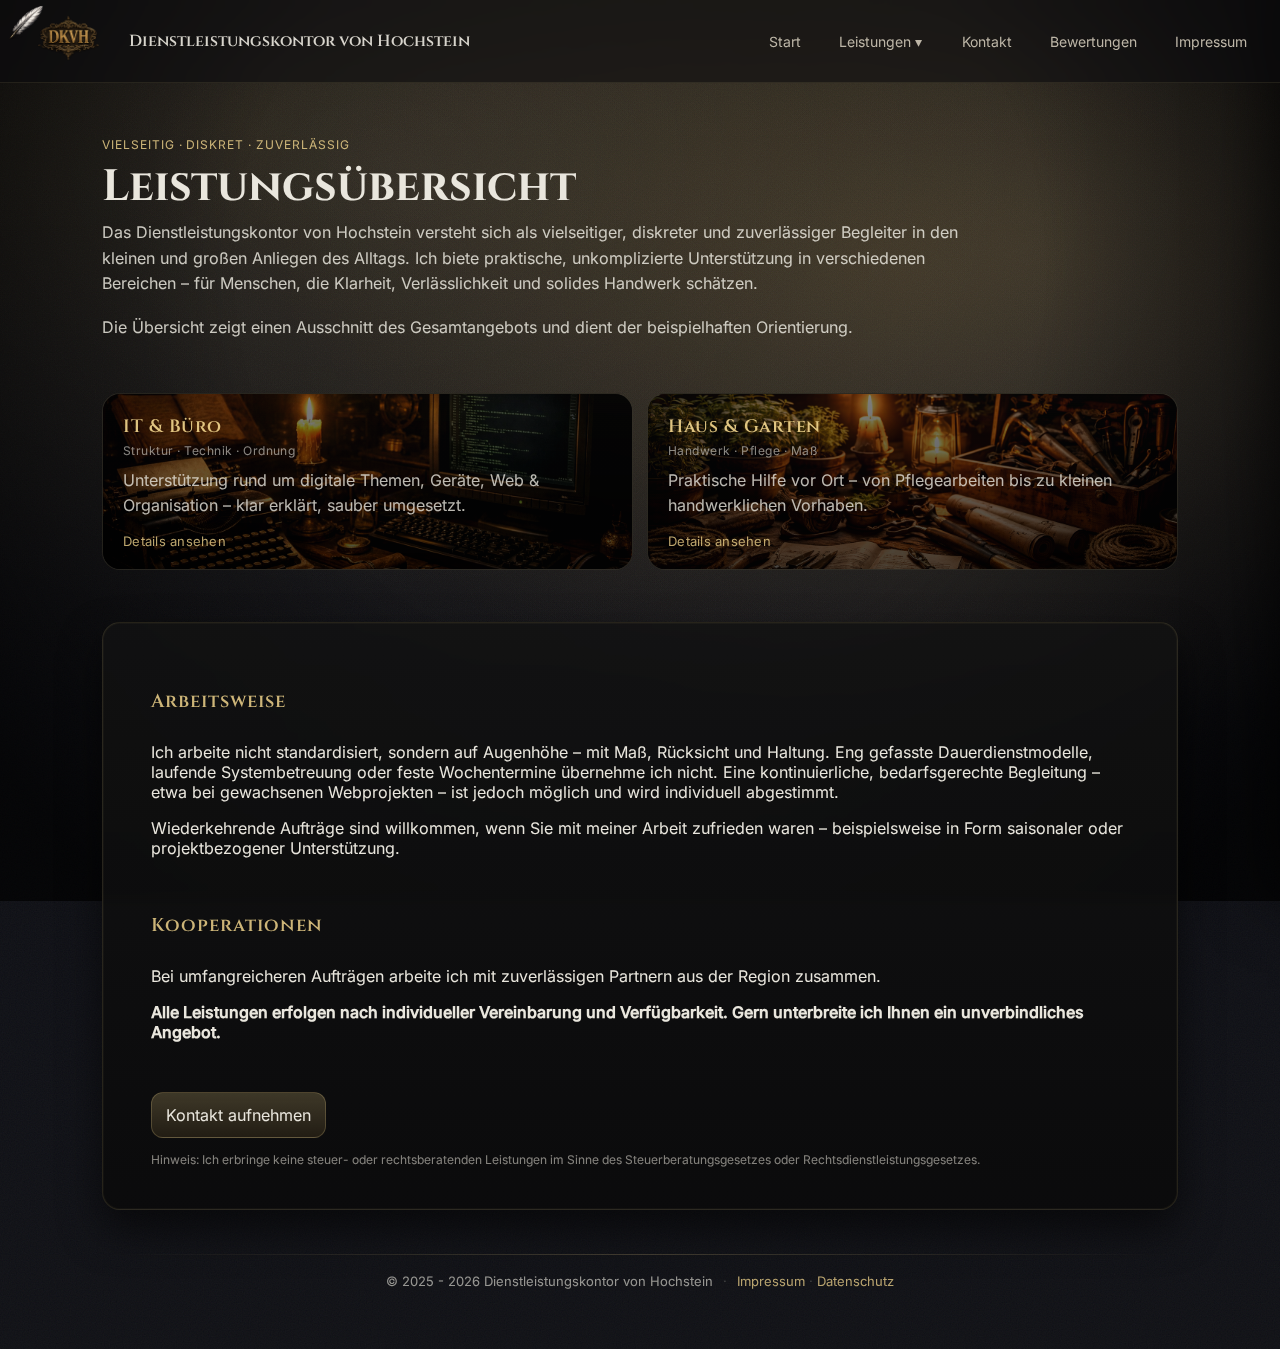
<file: leistungen.html>
<!DOCTYPE html>
<html lang="de">
<head>
  <meta charset="utf-8" />
  <meta name="viewport" content="width=device-width, initial-scale=1" />
  <meta name="theme-color" content="#0b0d10">

  <title>Leistungen – Dienstleistungskontor von Hochstein</title>
  <meta name="description" content="Leistungsübersicht des Dienstleistungskontors von Hochstein – IT & Büro sowie Haus & Garten." />

  <!-- Favicon & App Icons -->
  <link rel="icon" type="image/png" sizes="96x96" href="favicon/favicon-96x96.png">
  <link rel="icon" type="image/svg+xml" href="favicon/favicon.svg">
  <link rel="shortcut icon" href="favicon/favicon.ico">
  <link rel="apple-touch-icon" sizes="180x180" href="favicon/apple-touch-icon.png">
  <link rel="manifest" href="favicon/site.webmanifest">
  <meta name="apple-mobile-web-app-title" content="DKVH">

  <!-- Styles -->
  <link rel="stylesheet" href="./assets/css/landing.css" />
  <link rel="stylesheet" href="./assets/css/leistungen.css" />

  <!-- Counter -->
  <script src="https://cdn.counter.dev/script.js" data-id="33748b93-9a1c-423e-9dba-7e4c8ef61057" data-utcoffset="2"></script>
</head>

<body>
  <div id="featherCursor"></div>

  <!-- Background layers (ohne Laterne) -->
  <div class="bg"></div>
  <div class="vignette"></div>
  <div class="grain"></div>

  <header class="topbar">
  <a class="brand" href="index.html">
    <img src="./assets/img/logo.png" alt="DKVH Logo" class="brand__logo" />
    <span class="brand__name">Dienstleistungskontor von&nbsp;Hochstein</span>
  </a>

  <nav class="nav" aria-label="Hauptnavigation">
    <a class="nav__link" href="index.html">Start</a>

    <div class="nav__item nav__item--dropdown">
      <a class="nav__link" href="leistungen.html" aria-current="page">Leistungen ▾</a>
      <div class="nav__dropdown">
        <a class="nav__dropdown-link" href="leistungen_it.html">IT &amp; Büro</a>
        <a class="nav__dropdown-link" href="leistungen_hg.html">Haus &amp; Garten</a>
      </div>
    </div>

    <a class="nav__link" href="kontakt.html">Kontakt</a>
    <a class="nav__link" href="bewertungen.html">Bewertungen</a>
    <a class="nav__link" href="impressum.html">Impressum</a>
  </nav>

  <button class="burger" type="button" aria-label="Menü" aria-controls="mobileNav" aria-expanded="false">
    <span class="burger__icon" aria-hidden="true">
      <span></span><span></span><span></span>
    </span>
  </button>
</header>
<aside class="mobileNav" id="mobileNav" aria-hidden="true">
  <div class="mobileNav__overlay" data-nav-close></div>
  <div class="mobileNav__panel" role="dialog" aria-modal="true" aria-label="Menü">
    <div class="mobileNav__top">
      <div class="mobileNav__title">MENÜ</div>
      <button class="mobileNav__close" type="button" aria-label="Schließen" data-nav-close>✕</button>
    </div>

    <nav class="mobileNav__list" aria-label="Mobile Navigation">
      <a class="mobileNav__link" href="index.html">Start</a>

      <details class="mobileNav__acc">
        <summary class="mobileNav__accBtn">
          <span>Leistungen</span>
          <span class="mobileNav__chev" aria-hidden="true">▾</span>
        </summary>
        <div class="mobileNav__accPanel">
          <a class="mobileNav__subLink" href="leistungen.html">Übersicht</a>
          <a class="mobileNav__subLink" href="leistungen_it.html">IT &amp; Büro</a>
          <a class="mobileNav__subLink" href="leistungen_hg.html">Haus &amp; Garten</a>
        </div>
      </details>

      <a class="mobileNav__link" href="kontakt.html">Kontakt</a>
      <a class="mobileNav__link" href="bewertungen.html">Bewertungen</a>
      <a class="mobileNav__link" href="impressum.html">Impressum</a>
    </nav>
  </div>
</aside>

  <main class="wrap">
    <section class="section" style="margin-top:10px;">
      <p class="kicker">vielseitig · diskret · zuverlässig</p>
      <h1 class="title" style="margin-bottom:10px;">Leistungsübersicht</h1>
      <p class="lead" style="max-width: 86ch;">
        Das Dienstleistungskontor von Hochstein versteht sich als vielseitiger, diskreter und zuverlässiger Begleiter
        in den kleinen und großen Anliegen des Alltags. Ich biete praktische, unkomplizierte Unterstützung in verschiedenen
        Bereichen – für Menschen, die Klarheit, Verlässlichkeit und solides Handwerk schätzen.
      </p>
      <p class="lead" style="max-width: 86ch; margin-top: 10px;">
        Die Übersicht zeigt einen Ausschnitt des Gesamtangebots und dient der beispielhaften Orientierung.
      </p>
    </section>

    <section class="section" aria-label="Leistungsbereiche">
      <div class="serviceGrid">
        <a class="serviceCard serviceCard--img" style="--card-img: url('/assets/img/service-it.png');" href="leistungen_it.html" aria-label="IT & Büro ansehen">
          <div class="serviceCard__top">
            <div class="serviceCard__title">IT &amp; Büro</div>
            <div class="serviceCard__tag">Struktur · Technik · Ordnung</div>
          </div>
          <div class="serviceCard__body">
            <p>Unterstützung rund um digitale Themen, Geräte, Web &amp; Organisation – klar erklärt, sauber umgesetzt.</p>
          </div>
          <div class="serviceCard__cta">Details ansehen</div>
        </a>

        <a class="serviceCard serviceCard--img" style="--card-img: url('/assets/img/service-hg.png');" href="leistungen_hg.html" aria-label="Haus & Garten ansehen">
          <div class="serviceCard__top">
            <div class="serviceCard__title">Haus &amp; Garten</div>
            <div class="serviceCard__tag">Handwerk · Pflege · Maß</div>
          </div>
          <div class="serviceCard__body">
            <p>Praktische Hilfe vor Ort – von Pflegearbeiten bis zu kleinen handwerklichen Vorhaben.</p>
          </div>
          <div class="serviceCard__cta">Details ansehen</div>
        </a>
      </div>
    </section>

    <section class="section" aria-label="Arbeitsweise und Rahmen">
      <div class="contactBox">
        <h3>Arbeitsweise</h3>
        <p>
          Ich arbeite nicht standardisiert, sondern auf Augenhöhe – mit Maß, Rücksicht und Haltung.
          Eng gefasste Dauerdienstmodelle, laufende Systembetreuung oder feste Wochentermine übernehme ich nicht.
          Eine kontinuierliche, bedarfsgerechte Begleitung – etwa bei gewachsenen Webprojekten – ist jedoch möglich und wird individuell abgestimmt.
        </p>
        <p>
          Wiederkehrende Aufträge sind willkommen, wenn Sie mit meiner Arbeit zufrieden waren – beispielsweise in Form saisonaler oder projektbezogener Unterstützung.
        </p>
        <br>
        <h3>Kooperationen</h3>
        <p>
          Bei umfangreicheren Aufträgen arbeite ich mit zuverlässigen Partnern aus der Region zusammen.
        </p>

        <p><strong>Alle Leistungen erfolgen nach individueller Vereinbarung und Verfügbarkeit. Gern unterbreite ich Ihnen ein unverbindliches Angebot.</strong></p>

        <br>

        <div class="serviceActions">
          <a class="btn btn--primary" href="kontakt.html">Kontakt aufnehmen</a>
        </div>

        <p class="tiny" style="margin-top: 14px;">
          Hinweis: Ich erbringe keine steuer- oder rechtsberatenden Leistungen im Sinne des Steuerberatungsgesetzes oder Rechtsdienstleistungsgesetzes.
        </p>
      </div>
    </section>

    <footer class="footer">
      <div class="footer__line"></div>
      <div class="footer__inner">
        <span class="footer__copy">© 2025 - <span id="year"></span> Dienstleistungskontor von Hochstein</span>
        <span class="footer__sep">·</span>
        <span class="footer__links">
          <a class="footer__link" href="impressum.html">Impressum</a>
          <span class="footer__sep footer__sep--inner">·</span>
          <a class="footer__link" href="datenschutz.html">Datenschutz</a>
        </span>
      </div>
    </footer>
  </main>

  <script src="./assets/js/landing.js"></script>
</body>
</html>
</file>
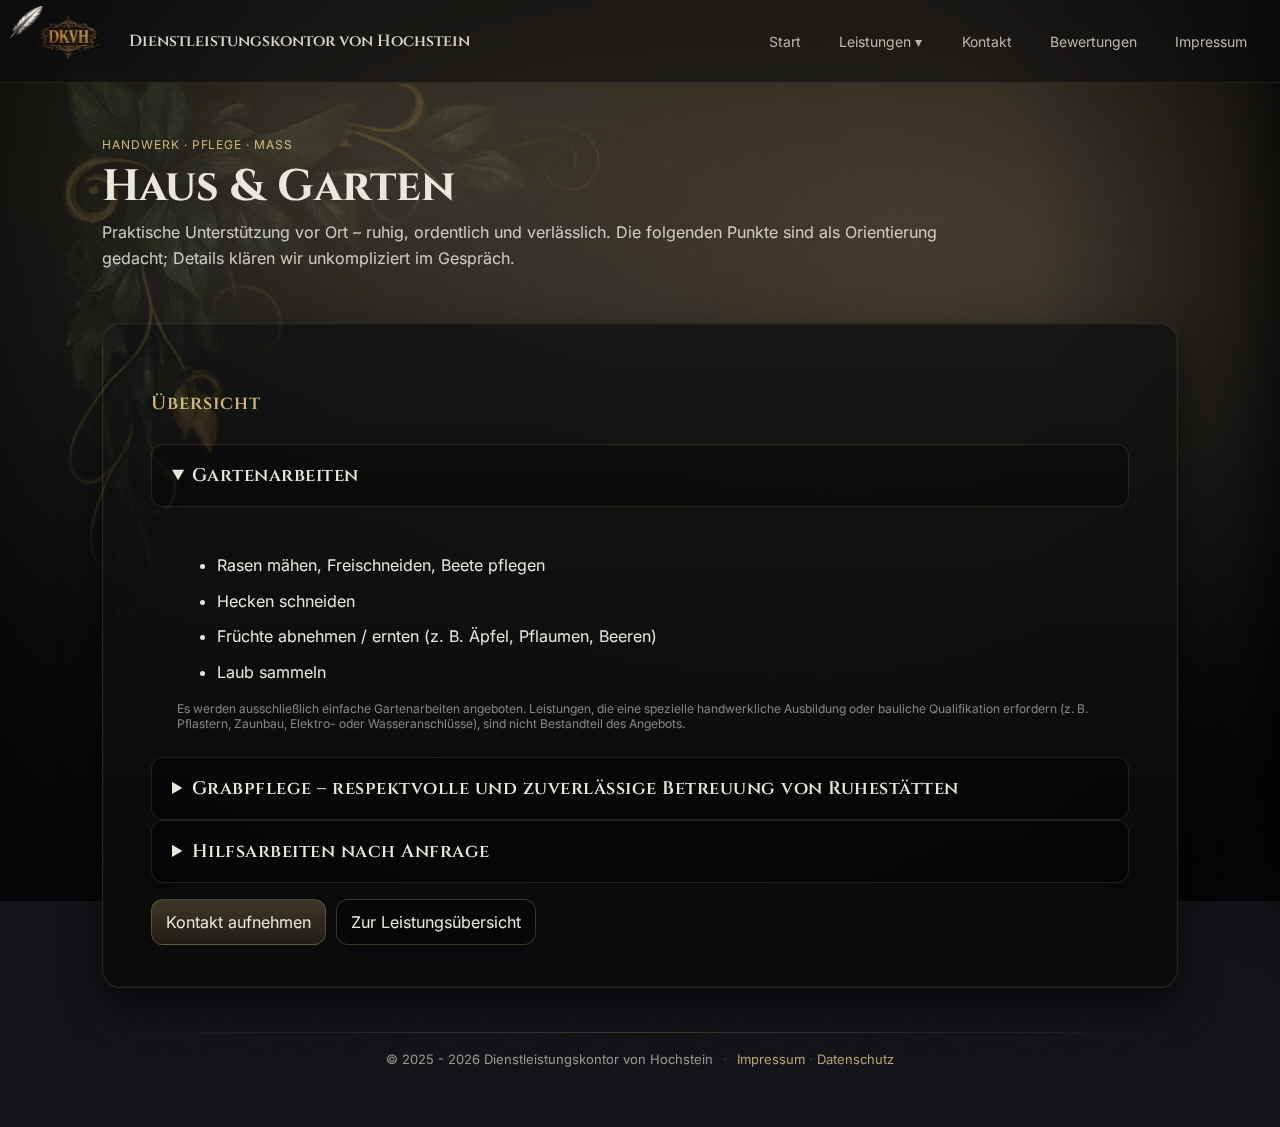
<file: leistungen_hg.html>
<!DOCTYPE html>
<html lang="de">
<head>
  <meta charset="utf-8" />
  <meta name="viewport" content="width=device-width, initial-scale=1" />
  <meta name="theme-color" content="#0b0d10">

  <title>Haus &amp; Garten – Dienstleistungskontor von Hochstein</title>
  <meta name="description" content="Leistungen im Bereich Haus & Garten – Dienstleistungskontor von Hochstein." />

  <!-- Favicon & App Icons -->
  <link rel="icon" type="image/png" sizes="96x96" href="favicon/favicon-96x96.png">
  <link rel="icon" type="image/svg+xml" href="favicon/favicon.svg">
  <link rel="shortcut icon" href="favicon/favicon.ico">
  <link rel="apple-touch-icon" sizes="180x180" href="favicon/apple-touch-icon.png">
  <link rel="manifest" href="favicon/site.webmanifest">
  <meta name="apple-mobile-web-app-title" content="DKVH">

  <!-- Styles -->
  <link rel="stylesheet" href="./assets/css/landing.css" />
  <link rel="stylesheet" href="./assets/css/leistungen.css" />

  <!-- Counter -->
  <script src="https://cdn.counter.dev/script.js" data-id="33748b93-9a1c-423e-9dba-7e4c8ef61057" data-utcoffset="2"></script>
</head>

<body>
  <div id="featherCursor"></div>

  <!-- Background layers (ohne Laterne) -->
  <div class="bg"></div>
  <div class="vignette"></div>
  <div class="grain"></div>

  <div class="hg-vines" aria-hidden="true"></div>

  <header class="topbar">
    <a class="brand" href="index.html">
      <img src="./assets/img/logo.png" alt="DKVH Logo" class="brand__logo" />
      <span class="brand__name">Dienstleistungskontor von&nbsp;Hochstein</span>
    </a>

    <nav class="nav" aria-label="Hauptnavigation">
      <a class="nav__link" href="index.html">Start</a>

      <div class="nav__item nav__item--dropdown">
        <a class="nav__link" href="leistungen.html">Leistungen ▾</a>
        <div class="nav__dropdown">
          <a class="nav__dropdown-link" href="leistungen_it.html">IT &amp; Büro</a>
          <a class="nav__dropdown-link" href="leistungen_hg.html" aria-current="page">Haus &amp; Garten</a>
        </div>
      </div>

      <a class="nav__link" href="kontakt.html">Kontakt</a>
      <a class="nav__link" href="bewertungen.html">Bewertungen</a>
      <a class="nav__link" href="impressum.html">Impressum</a>
    </nav>

    <button class="burger" type="button" aria-label="Menü" aria-controls="mobileNav" aria-expanded="false">
      <span class="burger__icon" aria-hidden="true">
        <span></span><span></span><span></span>
      </span>
    </button>
  </header>

  <aside class="mobileNav" id="mobileNav" aria-hidden="true">
    <div class="mobileNav__overlay" data-nav-close></div>
    <div class="mobileNav__panel" role="dialog" aria-modal="true" aria-label="Menü">
      <div class="mobileNav__top">
        <div class="mobileNav__title">MENÜ</div>
        <button class="mobileNav__close" type="button" aria-label="Schließen" data-nav-close>✕</button>
      </div>

      <nav class="mobileNav__list" aria-label="Mobile Navigation">
        <a class="mobileNav__link" href="index.html">Start</a>

        <details class="mobileNav__acc">
          <summary class="mobileNav__accBtn">
            <span>Leistungen</span>
            <span class="mobileNav__chev" aria-hidden="true">▾</span>
          </summary>
          <div class="mobileNav__accPanel">
            <a class="mobileNav__subLink" href="leistungen.html">Übersicht</a>
            <a class="mobileNav__subLink" href="leistungen_it.html">IT &amp; Büro</a>
            <a class="mobileNav__subLink" href="leistungen_hg.html">Haus &amp; Garten</a>
          </div>
        </details>

        <a class="mobileNav__link" href="kontakt.html">Kontakt</a>
        <a class="mobileNav__link" href="bewertungen.html">Bewertungen</a>
        <a class="mobileNav__link" href="impressum.html">Impressum</a>
      </nav>
    </div>
  </aside>

  <main class="wrap">
    <section class="section" style="margin-top:10px;">
      <p class="kicker">handwerk · pflege · maß</p>
      <h1 class="title" style="margin-bottom:10px;">Haus &amp; Garten</h1>
      <p class="lead" style="max-width: 86ch;">
        Praktische Unterstützung vor Ort – ruhig, ordentlich und verlässlich. Die folgenden Punkte sind als Orientierung gedacht;
        Details klären wir unkompliziert im Gespräch.
      </p>
    </section>

    <section class="section" aria-label="Leistungsbereiche Haus und Garten">
      <div class="contactBox">
        <h3>Übersicht</h3>

        <div class="serviceAcc">
          <details class="serviceAcc__item" open>
            <summary class="serviceAcc__sum">Gartenarbeiten</summary>
            <div class="serviceAcc__body">
              <ul class="serviceAcc__list">
                <li>Rasen mähen, Freischneiden, Beete pflegen</li>
                <li>Hecken schneiden</li>
                <li>Früchte abnehmen / ernten (z. B. Äpfel, Pflaumen, Beeren)</li>
                <li>Laub sammeln</li>
              </ul>
              <p class="tiny" style="margin-top:10px;">
                Es werden ausschließlich einfache Gartenarbeiten angeboten. Leistungen, die eine spezielle handwerkliche Ausbildung
                oder bauliche Qualifikation erfordern (z. B. Pflastern, Zaunbau, Elektro- oder Wasseranschlüsse), sind nicht Bestandteil
                des Angebots.
              </p>
            </div>
          </details>

          <details class="serviceAcc__item">
            <summary class="serviceAcc__sum">Grabpflege – respektvolle und zuverlässige Betreuung von Ruhestätten</summary>
            <div class="serviceAcc__body">
              <ul class="serviceAcc__list">
                <li>Entfernen von Unkraut und Laub, Auflockern des Bodens</li>
                <li>Reinigung von Grabsteinen und Grabtafeln</li>
                <li>Saisonale Bepflanzung und Blumenschmuck, jahreszeitliche Dekoration</li>
                <li>Platzierung von Kerzen und Grabschmuck</li>
                <li>Betreuung zu besonderen Anlässen (z. B. Todestag, Feiertage)</li>
                <li>Fotodokumentation der Pflegearbeiten (auf Wunsch per E-Mail oder WhatsApp)</li>
              </ul>
            </div>
          </details>

          <details class="serviceAcc__item">
            <summary class="serviceAcc__sum">Hilfsarbeiten nach Anfrage</summary>
            <div class="serviceAcc__body">
              <ul class="serviceAcc__list">
                <li>Sonstige einfache Hilfsarbeiten im Haus oder Garten</li>
              </ul>
            </div>
          </details>
        </div>

        <div class="serviceActions" style="margin-top: 16px;">
          <a class="btn btn--primary" href="kontakt.html">Kontakt aufnehmen</a>
          <a class="btn" href="leistungen.html">Zur Leistungsübersicht</a>
        </div>
      </div>
    </section>

    <footer class="footer">
      <div class="footer__line"></div>
      <div class="footer__inner">
        <span class="footer__copy">© 2025 - <span id="year"></span> Dienstleistungskontor von Hochstein</span>
        <span class="footer__sep">·</span>
        <span class="footer__links">
          <a class="footer__link" href="impressum.html">Impressum</a>
          <span class="footer__sep footer__sep--inner">·</span>
          <a class="footer__link" href="datenschutz.html">Datenschutz</a>
        </span>
      </div>
    </footer>
  </main>

  <script src="./assets/js/landing.js"></script>
  <script src="./assets/js/accordion.js"></script>
</body>
</html>
</file>
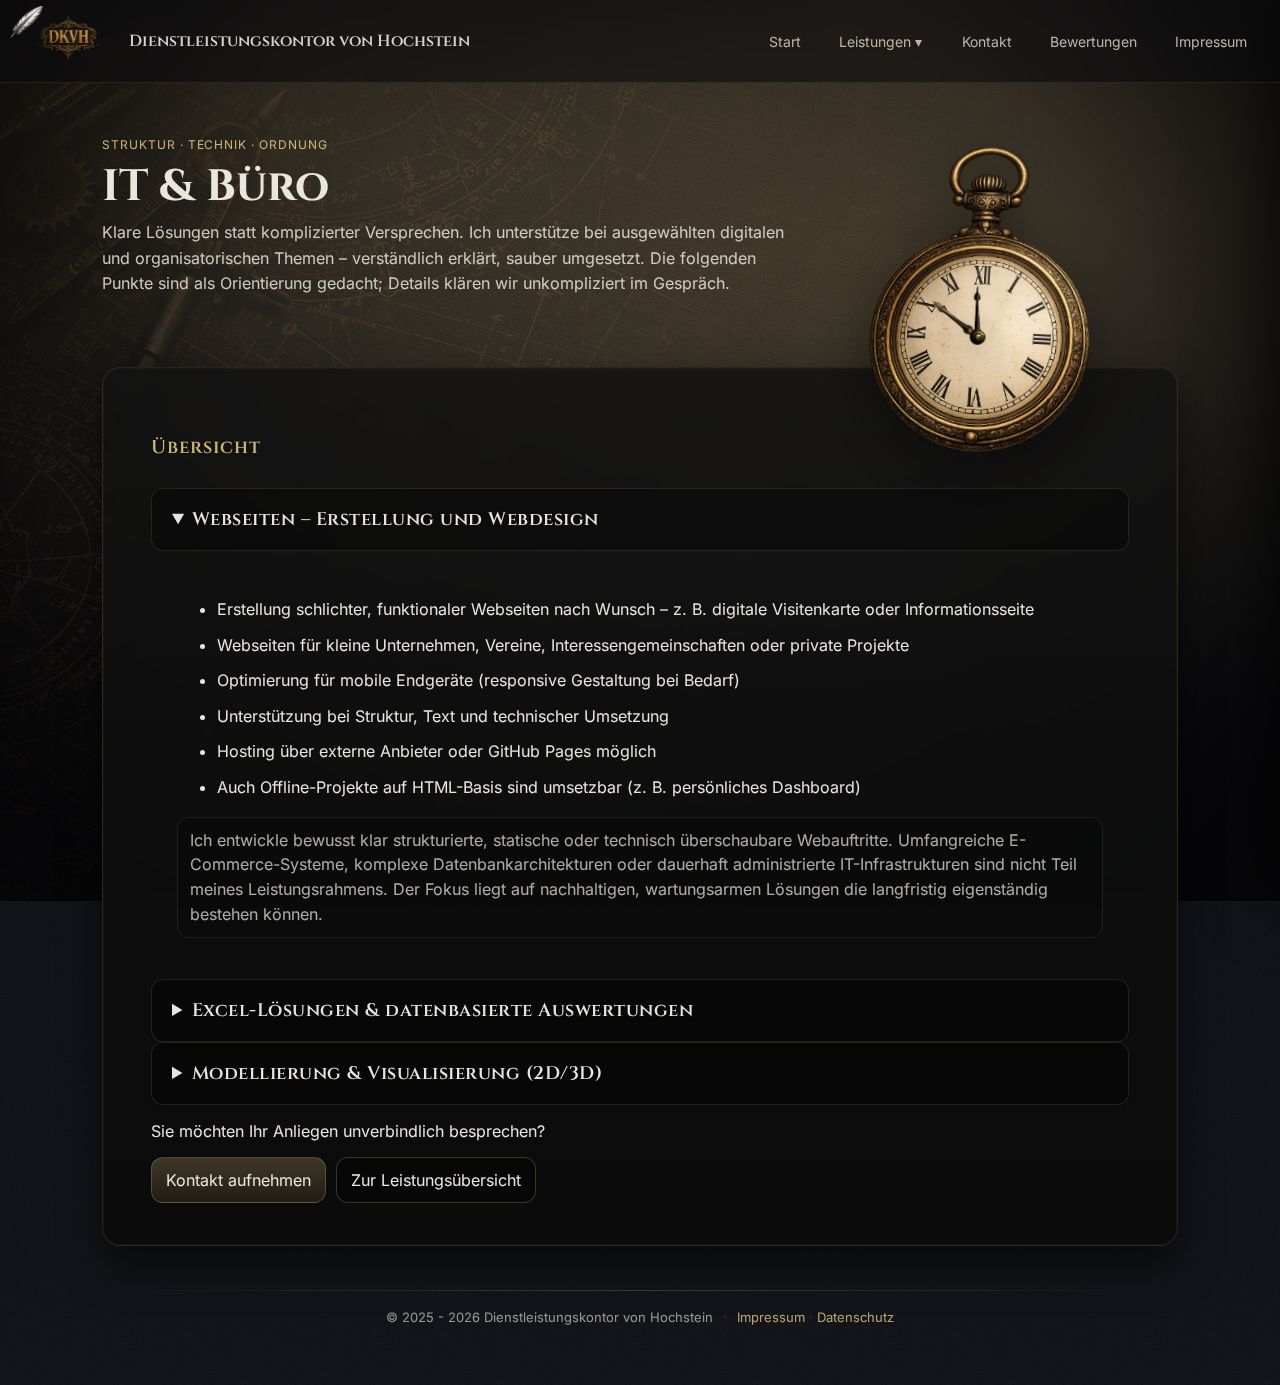
<file: leistungen_it.html>
<!DOCTYPE html>
<html lang="de">
<head>
  <meta charset="utf-8" />
  <meta name="viewport" content="width=device-width, initial-scale=1" />
  <meta name="theme-color" content="#0b0d10">

  <title>IT &amp; Büro – Dienstleistungskontor von Hochstein</title>
  <meta name="description" content="Leistungen im Bereich IT & Büro – Dienstleistungskontor von Hochstein." />

  <!-- Favicon & App Icons -->
  <link rel="icon" type="image/png" sizes="96x96" href="favicon/favicon-96x96.png">
  <link rel="icon" type="image/svg+xml" href="favicon/favicon.svg">
  <link rel="shortcut icon" href="favicon/favicon.ico">
  <link rel="apple-touch-icon" sizes="180x180" href="favicon/apple-touch-icon.png">
  <link rel="manifest" href="favicon/site.webmanifest">
  <meta name="apple-mobile-web-app-title" content="DKVH">

  <!-- Styles -->
  <link rel="stylesheet" href="./assets/css/landing.css" />
  <link rel="stylesheet" href="./assets/css/leistungen.css" />

  <!-- Counter -->
  <script src="https://cdn.counter.dev/script.js" data-id="33748b93-9a1c-423e-9dba-7e4c8ef61057" data-utcoffset="2"></script>
</head>

<body>
  <div class="it-blueprint"></div>
  <div id="featherCursor"></div>

  <!-- Background layers (ohne Laterne) -->
  <div class="bg"></div>
  <div class="vignette"></div>
  <div class="grain"></div>

  <header class="topbar">
  <a class="brand" href="index.html">
    <img src="./assets/img/logo.png" alt="DKVH Logo" class="brand__logo" />
    <span class="brand__name">Dienstleistungskontor von&nbsp;Hochstein</span>
  </a>

  <nav class="nav" aria-label="Hauptnavigation">
    <a class="nav__link" href="index.html">Start</a>

    <div class="nav__item nav__item--dropdown">
      <a class="nav__link" href="leistungen.html">Leistungen ▾</a>
      <div class="nav__dropdown">
        <a class="nav__dropdown-link" href="leistungen_it.html" aria-current="page">IT &amp; Büro</a>
        <a class="nav__dropdown-link" href="leistungen_hg.html">Haus &amp; Garten</a>
      </div>
    </div>

    <a class="nav__link" href="kontakt.html">Kontakt</a>
    <a class="nav__link" href="bewertungen.html">Bewertungen</a>
    <a class="nav__link" href="impressum.html">Impressum</a>
  </nav>

  <button class="burger" type="button" aria-label="Menü" aria-controls="mobileNav" aria-expanded="false">
    <span class="burger__icon" aria-hidden="true">
      <span></span><span></span><span></span>
    </span>
  </button>
</header>

<aside class="mobileNav" id="mobileNav" aria-hidden="true">
  <div class="mobileNav__overlay" data-nav-close></div>
  <div class="mobileNav__panel" role="dialog" aria-modal="true" aria-label="Menü">
    <div class="mobileNav__top">
      <div class="mobileNav__title">MENÜ</div>
      <button class="mobileNav__close" type="button" aria-label="Schließen" data-nav-close>✕</button>
    </div>

    <nav class="mobileNav__list" aria-label="Mobile Navigation">
      <a class="mobileNav__link" href="index.html">Start</a>

      <details class="mobileNav__acc">
        <summary class="mobileNav__accBtn">
          <span>Leistungen</span>
          <span class="mobileNav__chev" aria-hidden="true">▾</span>
        </summary>
        <div class="mobileNav__accPanel">
          <a class="mobileNav__subLink" href="leistungen.html">Übersicht</a>
          <a class="mobileNav__subLink" href="leistungen_it.html">IT &amp; Büro</a>
          <a class="mobileNav__subLink" href="leistungen_hg.html">Haus &amp; Garten</a>
        </div>
      </details>

      <a class="mobileNav__link" href="kontakt.html">Kontakt</a>
      <a class="mobileNav__link" href="bewertungen.html">Bewertungen</a>
      <a class="mobileNav__link" href="impressum.html">Impressum</a>
    </nav>
  </div>
</aside>

  <main class="wrap">
    <section class="section section--it-hero section--it-heroDesk">
      <div class="it-hero it-hero--desk">

        <div class="it-hero__text">
          <p class="kicker">struktur · technik · ordnung</p>
          <h1 class="title">IT &amp; Büro</h1>
          <p class="lead">
            Klare Lösungen statt komplizierter Versprechen. Ich unterstütze bei ausgewählten digitalen und organisatorischen Themen –
            verständlich erklärt, sauber umgesetzt. Die folgenden Punkte sind als Orientierung gedacht; Details klären wir unkompliziert im Gespräch.
          </p>
        </div>

        <div class="it-hero__clock it-hero__clock--decor">
          <div class="it-clockStage" aria-label="Taschenuhr (laufend)">
            <div class="it-clock" id="itClock">

              <!-- Grundkörper -->
              <img class="it-fill it-body" src="/assets/img/clock_body.png" alt="Taschenuhr">

              <!-- Zeiger -->
              <img class="it-hand it-hand--hour"   src="/assets/img/clock_hour-hand.png"   alt="" aria-hidden="true" id="itHour">
              <img class="it-hand it-hand--minute" src="/assets/img/clock_minute-hand.png" alt="" aria-hidden="true" id="itMinute">
              <img class="it-hand it-hand--second" src="/assets/img/clock_second-hand.png" alt="" aria-hidden="true" id="itSecond">

              <!-- Krone / Abdeckung Mitte -->
              <img class="it-free it-crown" src="/assets/img/clock_crown.png" alt="" aria-hidden="true">

            </div>
          </div>
        </div>

      </div>
    </section>

    <section class="section section--it-services" aria-label="Leistungsbereiche IT und Büro">
      <div class="contactBox">
        <h3>Übersicht</h3>

        <div class="serviceAcc">
          <details class="serviceAcc__item" open>
            <summary class="serviceAcc__sum">Webseiten – Erstellung und Webdesign</summary>
            <div class="serviceAcc__body">
              <ul class="serviceAcc__list">
                <li>Erstellung schlichter, funktionaler Webseiten nach Wunsch – z. B. digitale Visitenkarte oder Informationsseite</li>
                <li>Webseiten für kleine Unternehmen, Vereine, Interessengemeinschaften oder private Projekte</li>
                <li>Optimierung für mobile Endgeräte (responsive Gestaltung bei Bedarf)</li>
                <li>Unterstützung bei Struktur, Text und technischer Umsetzung</li>
                <li>Hosting über externe Anbieter oder GitHub Pages möglich</li>
                <li>Auch Offline-Projekte auf HTML-Basis sind umsetzbar (z. B. persönliches Dashboard)</li>
              </ul>
              <p class="serviceAcc__note">
                Ich entwickle bewusst klar strukturierte, statische oder technisch überschaubare Webauftritte.
                Umfangreiche E-Commerce-Systeme, komplexe Datenbankarchitekturen oder dauerhaft administrierte IT-Infrastrukturen sind nicht Teil meines Leistungsrahmens.
                Der Fokus liegt auf nachhaltigen, wartungsarmen Lösungen die langfristig eigenständig bestehen können.
              </p>
            </div>
          </details>

          <details class="serviceAcc__item">
            <summary class="serviceAcc__sum">Excel-Lösungen &amp; datenbasierte Auswertungen</summary>
            <div class="serviceAcc__body">
              <ul class="serviceAcc__list">
                <li>Individuelle Microsoft-Excel-Lösungen – vom Tabellenaufbau bis zu komplexen Formeln und Diagrammen</li>
                <li>Erstellung maßgeschneiderter Excel-Dokumente anhand konkreter Problemstellungen</li>
                <li>Auswertung, Makroprogrammierung, Formeln und Kalkulationen</li>
                <li>Analyse auch größerer Datenmengen (Massendaten)</li>
              </ul>
            </div>
          </details>

          <details class="serviceAcc__item">
            <summary class="serviceAcc__sum">Modellierung &amp; Visualisierung (2D/3D)</summary>
            <div class="serviceAcc__body">
              <p>Erstellung illustrativer oder konzeptioneller Modelle, zum Beispiel:</p>
              <ul class="serviceAcc__list">
                <li>Raumplanungen und Möbelplatzierungen</li>
                <li>Ideenskizzen für Hobbyräume, Gärten, Werkstätten</li>
                <li>Nicht-technische Grundrisse zur Orientierung oder Visualisierung</li>
              </ul>
              <p class="serviceAcc__note">
                Beispiel: Passen vorhandene Möbel nach einem Umzug in die neue Wohnung? Ich visualisiere die Idee in einem anschaulichen 3D-Modell.
              </p>
            </div>
          </details>
        </div>

        <p class="it-ctaLead">
          Sie möchten Ihr Anliegen unverbindlich besprechen?
        </p>

        <div class="serviceActions it-ctaActions">
          <a class="btn btn--primary" href="kontakt.html">Kontakt aufnehmen</a>
          <a class="btn" href="leistungen.html">Zur Leistungsübersicht</a>
        </div>
      </div>
    </section>

    <footer class="footer">
      <div class="footer__line"></div>
      <div class="footer__inner">
        <span class="footer__copy">© 2025 - <span id="year"></span> Dienstleistungskontor von Hochstein</span>
        <span class="footer__sep">·</span>
        <span class="footer__links">
          <a class="footer__link" href="impressum.html">Impressum</a>
          <span class="footer__sep footer__sep--inner">·</span>
          <a class="footer__link" href="datenschutz.html">Datenschutz</a>
        </span>
      </div>
    </footer>
  </main>

  <script src="./assets/js/landing.js"></script>
  <script src="./assets/js/it-clock.js"></script>
  <script src="./assets/js/accordion.js"></script>
</body>
</html>
</file>
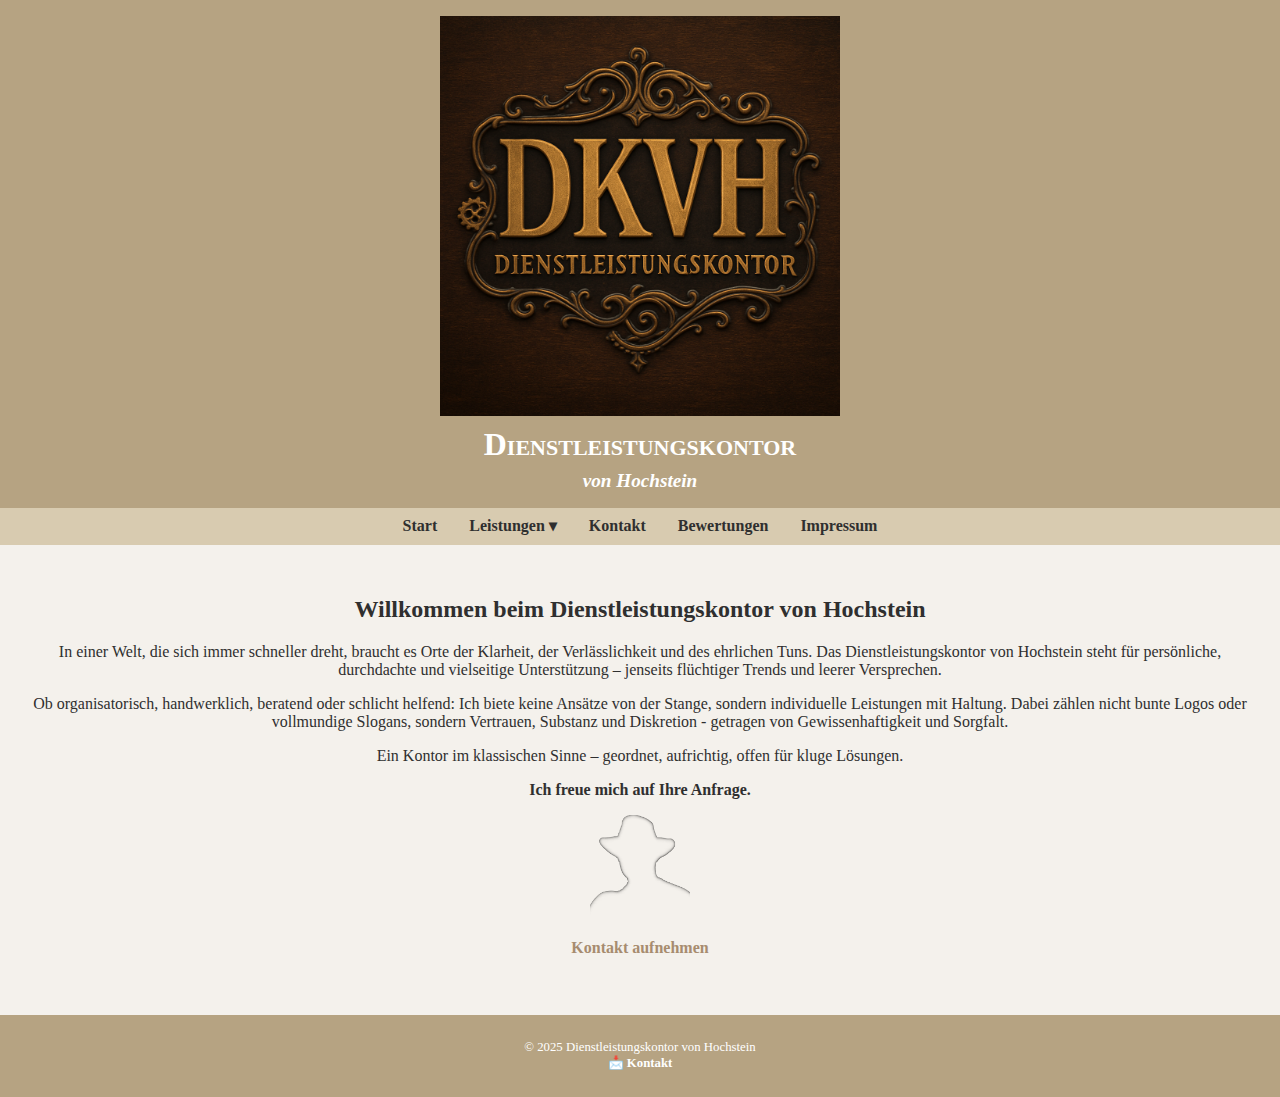
<file: test.html>
<!DOCTYPE html>
<html lang="de">
<head>
    <meta charset="UTF-8">
    <meta name="viewport" content="width=device-width, initial-scale=1.0">
    <title>DKVH</title>

    <!-- Favicon-Dateien im Unterordner "favicon" -->
    <link rel="icon" type="image/png" sizes="96x96" href="favicon/favicon-96x96.png">
    <link rel="icon" type="image/svg+xml" href="favicon/favicon.svg">
    <link rel="shortcut icon" href="favicon/favicon.ico">
    <link rel="apple-touch-icon" sizes="180x180" href="favicon/apple-touch-icon.png">
    <link rel="manifest" href="favicon/site.webmanifest">
    <meta name="apple-mobile-web-app-title" content="DKVH">

    <!-- Stylesheet -->
    <link rel="stylesheet" href="style.css">

    <style>
        html, body {
            height: 100%;
            margin: 0;
        }

        body {
            display: flex;
            flex-direction: column;
        }

        main {
            flex: 1;
        }
    </style>
	<script src="https://cdn.counter.dev/script.js" data-id="33748b93-9a1c-423e-9dba-7e4c8ef61057" data-utcoffset="2"></script>
</head>

<body>
  <div id="header-placeholder"></div>
  
<main>
<section>
  <h2>Willkommen beim Dienstleistungskontor von Hochstein</h2>
  <p>In einer Welt, die sich immer schneller dreht, braucht es Orte der Klarheit, der Verlässlichkeit und des ehrlichen Tuns. Das Dienstleistungskontor von Hochstein steht für persönliche, durchdachte und vielseitige Unterstützung – jenseits flüchtiger Trends und leerer Versprechen.</p>

  <p>Ob organisatorisch, handwerklich, beratend oder schlicht helfend: Ich biete keine Ansätze von der Stange, sondern individuelle Leistungen mit Haltung. Dabei zählen nicht bunte Logos oder vollmundige Slogans, sondern Vertrauen, Substanz und Diskretion - getragen von Gewissenhaftigkeit und Sorgfalt.</p>

  <p>Ein Kontor im klassischen Sinne – geordnet, aufrichtig, offen für kluge Lösungen.</p>

  <p><strong>Ich freue mich auf Ihre Anfrage.</strong></p>
  <p><img src="img/personal.png" width="100"></p>  


  <a href="kontakt.html">Kontakt aufnehmen</a>
</section>
</main>

  <div id="footer-placeholder"></div>

  <script>
    // Header laden
    fetch("header.html")
      .then(res => res.text())
      .then(data => document.getElementById("header-placeholder").innerHTML = data);

    // Footer laden
    fetch("footer.html")
      .then(res => res.text())
      .then(data => document.getElementById("footer-placeholder").innerHTML = data);
  </script>
  
</body>
</html>
</file>
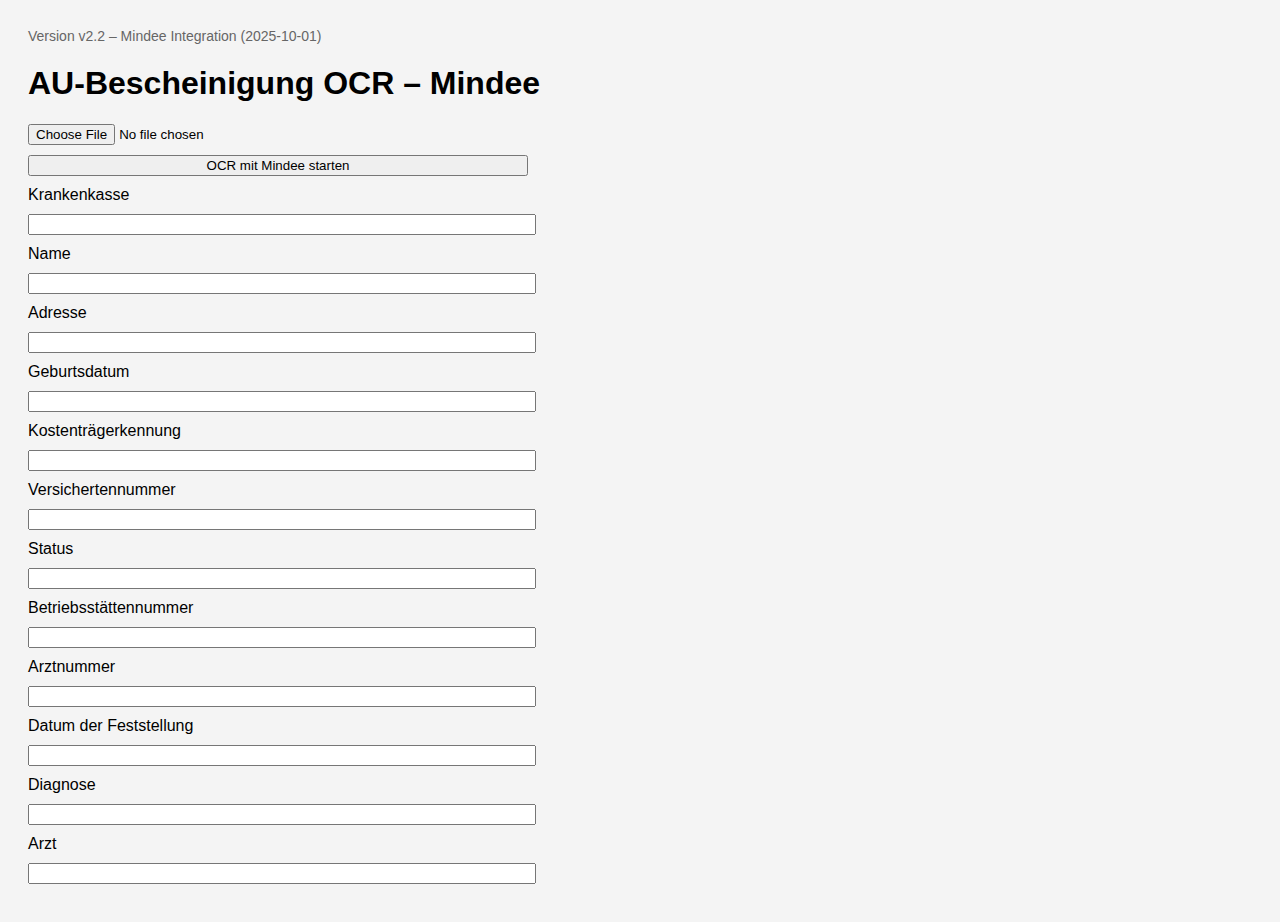
<file: testbereich/2025_10_01_index_mindee_integriert.html>
<!DOCTYPE html>
<html lang="de">
<head>
    <meta charset="UTF-8">
    <title>Mindee OCR AU-Auswertung</title>
    <style>
        body { font-family: sans-serif; padding: 20px; background: #f4f4f4; }
        input, button, label { display: block; margin: 10px 0; width: 100%; max-width: 500px; }
        textarea { height: 100px; }
        .version-info { font-size: 14px; color: #666; margin-bottom: 10px; }
    </style>
</head>
<body>

<div class="version-info">Version v2.2 – Mindee Integration (2025-10-01)</div>

<h1>AU-Bescheinigung OCR – Mindee</h1>
<input type="file" id="imageInput" accept="image/*">
<button onclick="runMindeeOCR()">OCR mit Mindee starten</button>

<div class="form-section">
    <label>Krankenkasse</label><input type="text" id="krankenkasse">
    <label>Name</label><input type="text" id="name">
    <label>Adresse</label><input type="text" id="adresse">
    <label>Geburtsdatum</label><input type="text" id="geburtsdatum">
    <label>Kostenträgerkennung</label><input type="text" id="kostentraeger">
    <label>Versichertennummer</label><input type="text" id="versichertennr">
    <label>Status</label><input type="text" id="status">
    <label>Betriebsstättennummer</label><input type="text" id="bsnr">
    <label>Arztnummer</label><input type="text" id="arztnr">
    <label>Datum der Feststellung</label><input type="text" id="datumfest">
    <label>Diagnose</label><input type="text" id="diagnose">
    <label>Arzt</label><input type="text" id="arzt">
</div>

<script>
async function runMindeeOCR() {
    const input = document.getElementById('imageInput');
    const file = input.files[0];
    if (!file) {
        alert("Bitte wähle ein Bild aus.");
        return;
    }

    const formData = new FormData();
    formData.append("document", file);

    const response = await fetch("https://api.mindee.net/v1/products/custom/fd7bee5e-e0e4-477f-8aa8-c8ec406ad78d/predict", {
        method: "POST",
        headers: {
            "Authorization": "Token md_lMI2ok5xge5PKLJNW4g9JCpvkuHTKiEF"
        },
        body: formData
    });

    const data = await response.json();
    const fields = data.document?.inference?.prediction;

    if (!fields) {
        alert("Keine Daten empfangen.");
        return;
    }

    document.getElementById('krankenkasse').value = fields["Krankenkasse"]?.value || '';
    document.getElementById('name').value = fields["Name"]?.value || '';
    document.getElementById('adresse').value = fields["Adresse"]?.value || '';
    document.getElementById('geburtsdatum').value = fields["Geburtsdatum"]?.value || '';
    document.getElementById('kostentraeger').value = fields["Kostenträgerkennung"]?.value || '';
    document.getElementById('versichertennr').value = fields["Versichertennummer"]?.value || '';
    document.getElementById('status').value = fields["Status"]?.value || '';
    document.getElementById('bsnr').value = fields["Betriebsstättennummer"]?.value || '';
    document.getElementById('arztnr').value = fields["Arztnummer"]?.value || '';
    document.getElementById('datumfest').value = fields["Datum der Feststellung"]?.value || '';
    document.getElementById('diagnose').value = fields["Diagnose"]?.value || '';
    document.getElementById('arzt').value = fields["Arzt"]?.value || '';
}
</script>

</body>
</html>
</file>
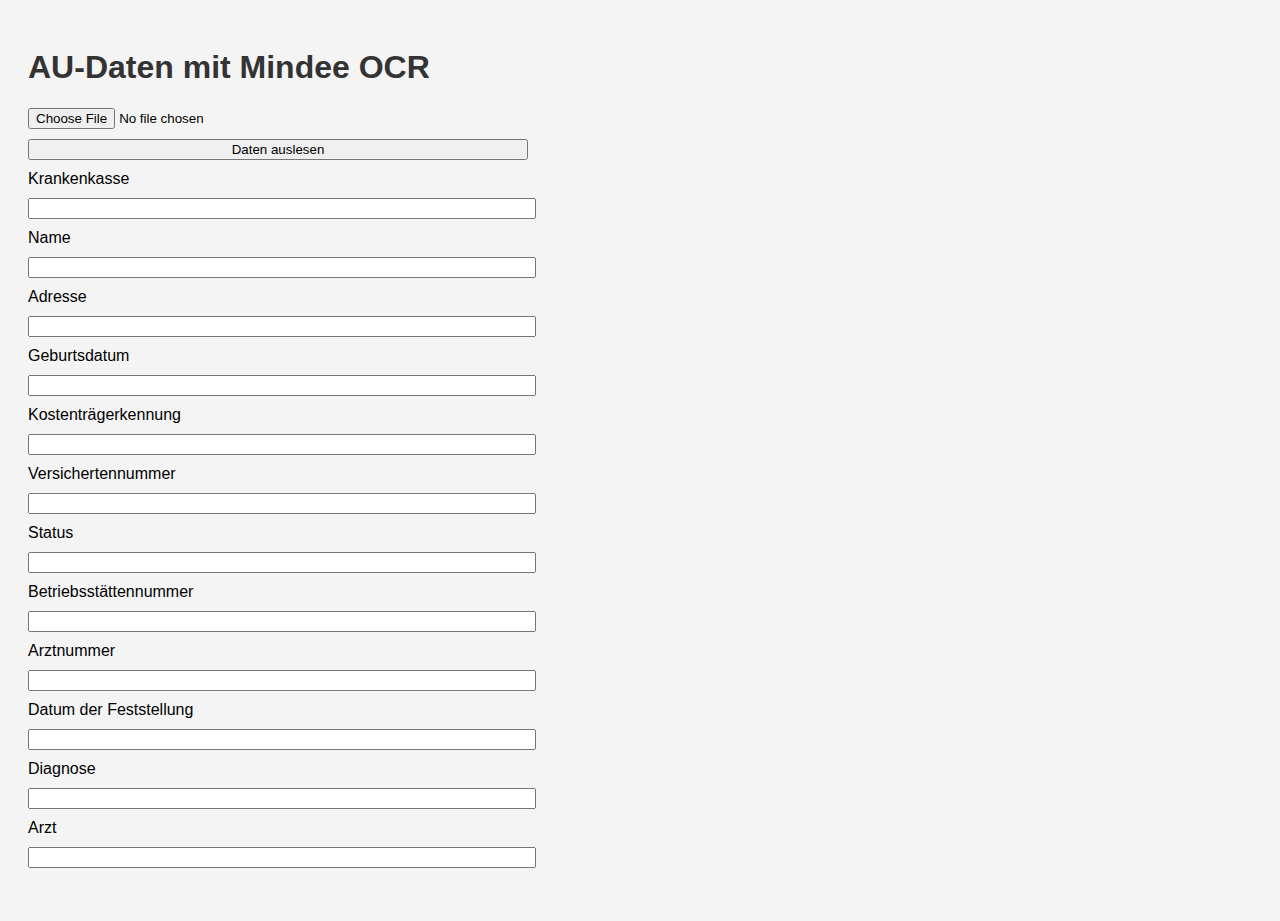
<file: testbereich/2025_10_01_mindee_au_erfassung_index.html>
<!DOCTYPE html>
<html lang="de">
<head>
    <meta charset="UTF-8">
    <title>Mindee OCR-Erfassung</title>
    <style>
        body { font-family: sans-serif; padding: 20px; background: #f4f4f4; }
        h1 { color: #333; }
        input, button, textarea, label { display: block; margin: 10px 0; width: 100%; max-width: 500px; }
        textarea { height: 100px; }
        .field-label { font-weight: bold; margin-top: 20px; }
        .form-section { margin-bottom: 25px; }
    </style>
</head>
<body>
    <h1>AU-Daten mit Mindee OCR</h1>

    <input type="file" id="imageInput" accept="image/*" />
    <button onclick="startMindeeOCR()">Daten auslesen</button>

    <div class="form-section">
        <label>Krankenkasse</label><input type="text" id="krankenkasse">
        <label>Name</label><input type="text" id="name">
        <label>Adresse</label><input type="text" id="adresse">
        <label>Geburtsdatum</label><input type="text" id="geburtsdatum">
        <label>Kostenträgerkennung</label><input type="text" id="kostentraeger">
        <label>Versichertennummer</label><input type="text" id="versichertennr">
        <label>Status</label><input type="text" id="status">
        <label>Betriebsstättennummer</label><input type="text" id="bsnr">
        <label>Arztnummer</label><input type="text" id="arztnr">
        <label>Datum der Feststellung</label><input type="text" id="datumfest">
        <label>Diagnose</label><input type="text" id="diagnose">
        <label>Arzt</label><input type="text" id="arzt">
    </div>

    <script>
        async function startMindeeOCR() {
            const input = document.getElementById('imageInput');
            if (!input.files.length) {
                alert("Bitte eine Datei auswählen.");
                return;
            }

            const formData = new FormData();
            formData.append("document", input.files[0]);

            try {
                const response = await fetch("https://api.mindee.net/v1/products/fd7bee5e-e0e4-477f-8aa8-c8ec406ad78d/predict", {
                    method: "POST",
                    headers: {
                        "Authorization": "Token md_lMI2ok5xge5PKLJNW4g9JCpvkuHTKiEF"
                    },
                    body: formData
                });

                const data = await response.json();
                const fields = data.document.inference.prediction;

                document.getElementById('krankenkasse').value = fields.Krankenkasse?.value || "";
                document.getElementById('name').value = fields.Name?.value || "";
                document.getElementById('adresse').value = fields.Adresse?.value || "";
                document.getElementById('geburtsdatum').value = fields.Geburtsdatum?.value || "";
                document.getElementById('kostentraeger').value = fields.Kostenträgerkennung?.value || "";
                document.getElementById('versichertennr').value = fields.Versichertennummer?.value || "";
                document.getElementById('status').value = fields.Status?.value || "";
                document.getElementById('bsnr').value = fields.Betriebsstättennummer?.value || "";
                document.getElementById('arztnr').value = fields.Arztnummer?.value || "";
                document.getElementById('datumfest').value = fields["Datum der Feststellung"]?.value || "";
                document.getElementById('diagnose').value = fields.Diagnose?.value || "";
                document.getElementById('arzt').value = fields.Arzt?.value || "";

            } catch (error) {
                alert("Fehler bei der Anfrage oder Verarbeitung.");
                console.error(error);
            }
        }
    </script>
</body>
</html>
</file>
<file: assets/css/landing.css>
/* =========================================================
   Local Fonts (WOFF2) – replaces Google Fonts
   Files expected in: assets/fonts/
   ========================================================= */

@font-face{
  font-family: "Cinzel";
  font-style: normal;
  font-weight: 600;
  font-display: swap;
  src: url("../fonts/cinzel-v26-latin-600.woff2") format("woff2");
}

@font-face{
  font-family: "Cinzel";
  font-style: normal;
  font-weight: 700;
  font-display: swap;
  src: url("../fonts/cinzel-v26-latin-700.woff2") format("woff2");
}

@font-face{
  font-family: "Inter";
  font-style: normal;
  font-weight: 400;
  font-display: swap;
  src: url("../fonts/inter-v20-latin-regular.woff2") format("woff2");
}

@font-face{
  font-family: "Inter";
  font-style: normal;
  font-weight: 500;
  font-display: swap;
  src: url("../fonts/inter-v20-latin-500.woff2") format("woff2");
}

/* ===== DEBUG LAYOUT MODE ===== 

* {
  outline: 1px solid rgba(255, 0, 0, 0.4) !important;
  background-clip: content-box !important;
}

*::before,
*::after {
  outline: 1px solid rgba(0, 150, 255, 0.4) !important;
}

===== DEBUG LAYOUT MODE ===== */

:root{
  --bg0:#07070a;
  --bg1:#0e0f14;
  --ink:#e9e6dd;
  --muted:#bdb6a7;
  --brass:#f0d48c;
  --brass2:#c79c50;
  --line:rgba(240,212,140,0.18);
  --card:rgba(20,20,24,0.62);
  --card2:rgba(14,14,18,0.72);
  --shadow: 0 18px 55px rgba(0,0,0,0.55);
  --z-nav: 9999;
  --z-cursor: 10000;
  --font-head: "Cinzel", "Times New Roman", Times, serif;
  --font-body: "Inter", system-ui, -apple-system, "Segoe UI", Roboto, Arial, sans-serif;
}

*{box-sizing:border-box}
html,body{min-height:100%}
body{
  margin:0;
  min-height:100vh;
  font-family: var(--font-body);
  color:var(--ink);
  background:
    url("data:image/svg+xml,%3Csvg xmlns='http://www.w3.org/2000/svg' width='256' height='256'%3E%3Cfilter id='d'%3E%3CfeTurbulence type='fractalNoise' baseFrequency='.85' numOctaves='2' stitchTiles='stitch'/%3E%3C/filter%3E%3Crect width='256' height='256' filter='url(%23d)' opacity='.055'/%3E%3C/svg%3E"),
    radial-gradient(1400px 900px at 20% 10%, rgba(135, 106, 32, 0.16), rgba(135, 106, 32, 0.08) 35%, transparent 65%),
    radial-gradient(1100px 700px at 70% 20%, rgba(199,156,80,0.14), rgba(199,156,80,0.06) 40%, transparent 70%),
    linear-gradient(180deg, var(--bg0) 0%, #0a0b11 25%, #0c0d13 50%, #0d0e14 75%, var(--bg1) 100%);
  background-repeat: repeat, no-repeat, no-repeat, no-repeat;

  background-position: 0 0, 20% 10%, 70% 20%, 0 0;
  overflow-x:hidden;
  cursor: none;
}

input, textarea, select{
  cursor: text;
}

/* Hintergründe / Atmosphäre */
.bg{
  position:fixed; inset:0;
  background:
    radial-gradient(1200px 800px at 30% 18%, rgba(255,255,255,0.06), rgba(255,255,255,0.02) 35%, transparent 70%),
    radial-gradient(1000px 700px at 80% 28%, rgba(240,212,140,0.12), rgba(240,212,140,0.05) 40%, transparent 75%),
    linear-gradient(180deg, rgba(255,255,255,0.01), transparent 30%);
  pointer-events:none;
  z-index:-4;
}

/* Laterne als unscharfes Hintergrund-Element (Tiefe) */
.lanternBG{
  position: fixed;
  inset: 0;
  pointer-events: none;
  z-index: -3;

  /* Laternenkörper */
  background-image: url("../img/london_lamp.png");
  background-repeat: no-repeat;
  /* rechts oben – Werte können wir feinjustieren */
  background-position: clamp(72%, 86vw, 92%) clamp(40px, 6vh, 110px);
  background-size: clamp(460px, 38vw, 820px);

  opacity: 0.36;
  filter: blur(5px) saturate(1.05) contrast(1.05);
  transform: translateZ(0);
}

/* Lichtschein am Laternenkopf */
.lanternBG::before{
  content: "";
  position: absolute;
  inset: 0;
  background:
    radial-gradient(closest-side at 86% 210px, rgba(240,212,140,0.30), rgba(240,212,140,0.10) 35%, transparent 70%),
    radial-gradient(closest-side at 86% 230px, rgba(199,156,80,0.22), transparent 75%);
  mix-blend-mode: screen;
  opacity: 0.85;
  filter: blur(10px);
  pointer-events: none;
  animation: lanternFlickerBG 3.4s infinite;
}

/* Lichtkegel / Spill in die Szene */
.lanternBG::after{
  content: "";
  position: absolute;
  inset: 0;
  background:
    radial-gradient(700px 520px at 84% 320px, rgba(240,212,140,0.18), rgba(240,212,140,0.07) 32%, transparent 68%);
  mix-blend-mode: screen;
  opacity: 0.55;
  filter: blur(18px);
  transform: rotate(-6deg);
  pointer-events: none;
  animation: lanternSpillBG 4.2s infinite;
}

/* Extra Raum auf sehr großen Displays */
@media (min-width: 1500px){
  .lanternBG{
    background-size: clamp(560px, 34vw, 980px);
    opacity: 0.34;
    filter: blur(5.5px) saturate(1.05) contrast(1.06);
  }
}

@media (min-width: 2000px){
  .lanternBG{
    background-size: clamp(820px, 36vw, 1500px);
    opacity: 0.30;
  }
}

@media (min-width: 2600px){
  .lanternBG{
    background-size: clamp(1000px, 32vw, 1800px);
    opacity: 0.28;
    filter: blur(6px) saturate(1.05) contrast(1.08);
  }
}

@keyframes lanternFlickerBG{
  0%, 100% { opacity: 0.82; }
  18%      { opacity: 0.90; }
  35%      { opacity: 0.78; }
  52%      { opacity: 0.92; }
  70%      { opacity: 0.80; }
}

@keyframes lanternSpillBG{
  0%, 100% { opacity: 0.50; }
  30%      { opacity: 0.60; }
  55%      { opacity: 0.46; }
  78%      { opacity: 0.58; }
}

.vignette{
  position:fixed; inset:-1px;
  background: radial-gradient(circle at 50% 30%, transparent 45%, rgba(0,0,0,0.7) 90%);
  pointer-events:none;
  z-index:-2;
}

.grain{
  position:fixed; inset:0;
  background-image: url("data:image/svg+xml,%3Csvg xmlns='http://www.w3.org/2000/svg' width='160' height='160'%3E%3Cfilter id='n'%3E%3CfeTurbulence type='fractalNoise' baseFrequency='.8' numOctaves='3' stitchTiles='stitch'/%3E%3C/filter%3E%3Crect width='160' height='160' filter='url(%23n)' opacity='.25'/%3E%3C/svg%3E");
  mix-blend-mode: overlay;
  opacity:0.15;
  pointer-events:none;
  z-index:-1;
}

/* Topbar */
.topbar{
  position:sticky; top:0;
  z-index: var(--z-nav);
  isolation: isolate;
  transform: translateZ(0);
  display:flex; align-items:center; justify-content:space-between;
  padding:10px 22px;
  background: rgba(10,10,12,0.55);
  backdrop-filter: blur(10px);
  border-bottom: 1px solid rgba(240,212,140,0.10);
}
.brand{
  display:flex;
  align-items:center;
  gap:14px;
  text-decoration:none;
  color:var(--ink);
}
.brand__sigil{
  font-family: var(--font-head);
  letter-spacing: 0.14em;
  font-weight:700;
  color:var(--brass);
  border:1px solid rgba(240,212,140,0.25);
  padding:8px 10px;
  border-radius:10px;
  background: rgba(0,0,0,0.25);
}
.brand__name{
  font-family: var(--font-head);
  font-weight:600;
  opacity:0.92;
}

.brand__logo{
  height:62px;
  width:auto;
  object-fit:contain;
  display:block;
  transition: transform 0.2s ease, filter 0.2s ease;
}

.brand__logo:hover{
  transform: scale(1.1);
}

.nav{display:flex; gap:16px; flex-wrap:wrap}
.nav__link{
  color:var(--muted);
  text-decoration:none;
  font-size:14px;
  padding:8px 10px;
  border-radius:10px;
  border:1px solid transparent;
}
.nav__link:hover{
  color:var(--ink);
  border-color: rgba(240,212,140,0.18);
  background: rgba(0,0,0,0.18);
}

/* Dropdown (Leistungen -> IT / Haus & Garten) */
.nav__item{ position: relative; display: inline-flex; align-items: center; }
.nav__item--dropdown .nav__link{ padding-right: 12px; }

.nav__dropdown{
  position: absolute;
  top: calc(100% + 10px);
  right: 0;
  min-width: 220px;

  padding: 10px;
  border-radius: 14px;
  border: 1px solid rgba(240,212,140,0.14);

  background: linear-gradient(180deg, rgba(12,12,16,0.92), rgba(8,8,10,0.88));
  box-shadow: 0 22px 60px rgba(0,0,0,0.55);
  backdrop-filter: blur(12px);

  opacity: 0;
  transform: translateY(-6px);
  visibility: hidden;
  pointer-events: none;

  transition:
    opacity 220ms ease,
    transform 220ms cubic-bezier(0.16, 0.84, 0.22, 1),
    visibility 0s linear 220ms;
}

.nav__dropdown-link{
  display: block;
  padding: 10px 12px;
  border-radius: 12px;
  text-decoration: none;
  color: rgba(233,230,221,0.78);
  border: 1px solid transparent;

  transition:
    background 180ms ease,
    border-color 180ms ease,
    color 180ms ease,
    transform 180ms ease;
}

.nav__dropdown-link:hover{
  color: rgba(233,230,221,0.92);
  background: rgba(240,212,140,0.06);
  border-color: rgba(240,212,140,0.16);
  transform: translateX(3px);
}

/* Öffnen per Hover oder Tastatur (focus-within) */
.nav__item--dropdown:hover .nav__dropdown,
.nav__item--dropdown:focus-within .nav__dropdown{
  opacity: 1;
  transform: translateY(0);
  visibility: visible;
  pointer-events: auto;
  transition:
    opacity 220ms ease,
    transform 320ms cubic-bezier(0.16, 0.84, 0.22, 1),
    visibility 0s linear 0s;
}

/* kleiner "Spalt" damit der Hover nicht abreißt */
.nav__item--dropdown::after{
  content: "";
  position: absolute;
  right: 0;
  left: 0;
  top: 100%;
  height: 12px;
}

/* Layout */
.wrap{max-width:1120px; margin:0 auto; padding:34px 22px 60px}
.hero{
  display:grid;
  grid-template-columns: 1.15fr 0.85fr;
  gap:26px;
  align-items:start;
  margin-top: 18px;
}
@media (max-width: 1000px){
  .hero{grid-template-columns:1fr; }
  .nav{display:none}
  .burger{display:inline-flex}
}

.kicker{
  margin:0 0 12px 0;
  color: rgba(240,212,140,0.82);
  letter-spacing:0.08em;
  text-transform:uppercase;
  font-size:12px;
}
.title{
  margin:0 0 14px 0;
  font-family: var(--font-head);
  font-weight:700;
  font-size:44px;
  line-height:1.05;
}
@media (max-width: 520px){
  .title{font-size:30px}
}
.lead{
  margin:0 0 18px 0;
  color: rgba(233,230,221,0.85);
  line-height:1.6;
  max-width: 58ch;
}

/* Buttons */
.cta{display:flex; gap:12px; flex-wrap:wrap; margin: 18px 0 18px}
.btn{
  display:inline-flex; align-items:center; justify-content:center;
  gap:10px;
  padding:12px 14px;
  border-radius:12px;
  text-decoration:none;
  border:1px solid rgba(240,212,140,0.22);
  background: rgba(0,0,0,0.25);
  color:var(--ink);
  transition: transform .12s ease, background .12s ease, border-color .12s ease;
}
.btn:hover{transform: translateY(-1px); border-color: rgba(240,212,140,0.35)}
.btn--primary{
  background: linear-gradient(180deg, rgba(240,212,140,0.22), rgba(199,156,80,0.12));
}
.btn--ghost{
  background: rgba(0,0,0,0.20);
}

/* Meta */
.meta{
  display:flex; gap:18px; flex-wrap:wrap;
  border-top: 1px solid rgba(240,212,140,0.12);
  padding-top:14px;
  margin-top:14px;
}
.meta__item{min-width: 140px}
.meta__label{display:block; font-size:12px; color:rgba(233,230,221,0.55); margin-bottom:4px}
.meta__value{display:block; font-size:14px; color:rgba(233,230,221,0.85)}

/* Right column cards */
.hero__right{
  display:grid;
  gap:16px;
}


/* Sections */
.section{
  margin-top: 42px;
  padding-top: 10px;
}
.section__title{
  font-family: var(--font-head);
  letter-spacing: 0.02em;
  font-size: 22px;
  margin: 0 0 14px 0;
  color: rgba(240,212,140,0.92);
}

.cards{
  display:grid;
  grid-template-columns: repeat(3, 1fr);
  gap: 14px;
}
@media (max-width: 940px){
  .cards{grid-template-columns:1fr}
}

.card{
  background: linear-gradient(180deg, rgba(20,20,24,0.55), rgba(12,12,16,0.70));
  border:1px solid rgba(240,212,140,0.10);
  border-radius: 16px;
  padding: 16px;
}
.card h3{margin:0 0 8px 0; font-family: var(--font-head); font-size:16px}
.card p{margin:0; color: rgba(233,230,221,0.78); line-height:1.55}

.note{
  background: rgba(0,0,0,0.25);
  border:1px dashed rgba(240,212,140,0.18);
  border-radius: 16px;
  padding: 16px;
  color: rgba(233,230,221,0.72);
}

.tiny{margin:10px 0 0 0; font-size:12px; color: rgba(233,230,221,0.55)}

/* Footer */
.footer{margin-top: 44px}
.footer__line{
  height:1px;
  background: linear-gradient(90deg, transparent, rgba(240,212,140,0.22), transparent);
}
.footer__inner{
  display:flex; gap:10px; flex-wrap:wrap;
  justify-content:center;
  padding: 18px 0 0 0;
  color: rgba(233,230,221,0.62);
  font-size: 13px;
}
.footer__link{
  color: rgba(240,212,140,0.75);
  text-decoration:none;
}
.footer__link:hover{color: rgba(240,212,140,0.92)}
.footer__sep{opacity:0.35}

/* Custom JS Cursor */
#featherCursor{
  position: fixed;
  top: 0;
  left: 0;
  width: 48px;
  height: 48px;
  pointer-events: none;
  z-index: var(--z-cursor);
  transform: translate(-50%, -50%);
  background: url("../img/feather.png") no-repeat center center;
  background-size: contain;
  will-change: transform;
}

.cursor-hover{
  filter: drop-shadow(0 0 6px rgba(240,212,140,0.7));
}

/* System-Cursor im Dokument komplett deaktivieren */
html, body {
  cursor: none !important;
}

*, *::before, *::after {
  cursor: none !important;
}

/* Textfelder dürfen I-Beam behalten */
input, textarea, select {
  cursor: text !important;
}


/* =========================================================
   Mobile Burger Menü (Drawer)
   ========================================================= */

.burger{
  display:none;
  align-items:center;
  justify-content:center;
  width:44px;
  height:44px;
  border-radius:12px;
  border:1px solid rgba(240,212,140,0.18);
  background: rgba(0,0,0,0.22);
  color: rgba(233,230,221,0.86);
  backdrop-filter: blur(10px);
}

.burger:hover{
  border-color: rgba(240,212,140,0.28);
  background: rgba(0,0,0,0.28);
}

.burger__icon{
  width:18px;
  height:12px;
  position: relative;
}

.burger__icon span{
  position:absolute;
  left:0;
  right:0;
  height:2px;
  border-radius:2px;
  background: rgba(240,212,140,0.82);
  transform-origin: center;
  transition: transform 260ms ease, top 260ms ease, opacity 220ms ease;
}

.burger__icon span:nth-child(1){ top:0; }
.burger__icon span:nth-child(2){ top:5px; }
.burger__icon span:nth-child(3){ top:10px; }

/* Drawer + Overlay */
.mobileNav{
  position: fixed;
  inset: 0;
  z-index: 9998;
  pointer-events: none;
}

.mobileNav__overlay{
  position:absolute;
  inset:0;
  background: rgba(0,0,0,0.62);
  opacity:0;
  transition: opacity 320ms ease;
}

.mobileNav__panel{
  position:absolute;
  top:0;
  right:0;
  height:100%;
  width: min(86vw, 380px);
  padding: 18px;

  background: linear-gradient(180deg, rgba(12,12,16,0.96), rgba(8,8,10,0.92));
  border-left: 1px solid rgba(240,212,140,0.14);
  box-shadow: -20px 0 60px rgba(0,0,0,0.55);
  backdrop-filter: blur(14px);

  transform: translateX(102%);
  transition: transform 360ms cubic-bezier(0.16, 0.84, 0.22, 1);
}

.mobileNav__top{
  display:flex;
  align-items:center;
  justify-content:space-between;
  gap: 12px;
  padding-bottom: 12px;
  border-bottom: 1px solid rgba(240,212,140,0.10);
  margin-bottom: 14px;
}

.mobileNav__title{
  font-family: Cinzel, serif;
  letter-spacing: 0.06em;
  color: rgba(240,212,140,0.85);
  font-weight: 700;
  font-size: 14px;
}

.mobileNav__close{
  width:44px;
  height:44px;
  border-radius:12px;
  border:1px solid rgba(240,212,140,0.14);
  background: rgba(0,0,0,0.18);
  color: rgba(233,230,221,0.86);
}

.mobileNav__close:hover{
  border-color: rgba(240,212,140,0.24);
  background: rgba(0,0,0,0.26);
}

.mobileNav__list{
  display:flex;
  flex-direction:column;
  gap: 8px;
}

.mobileNav__link{
  display:flex;
  align-items:center;
  justify-content:space-between;
  gap: 12px;

  padding: 12px 14px;
  border-radius: 14px;
  text-decoration:none;

  background: rgba(0,0,0,0.20);
  border: 1px solid rgba(240,212,140,0.10);
  color: rgba(233,230,221,0.86);

  transition: transform 220ms ease, border-color 220ms ease, background 220ms ease;
}


.mobileNav__link:hover{
  transform: translateX(-2px);
  border-color: rgba(240,212,140,0.20);
  background: rgba(240,212,140,0.05);
}

/* Leistungen-Akkordeon (Details/Summary) */
.mobileNav__acc{ margin-top: 2px; }

.mobileNav__accBtn{
  list-style: none;
  width: 100%;
  display:flex;
  align-items:center;
  justify-content:space-between;
  gap: 12px;

  padding: 12px 14px;
  border-radius: 14px;
  border: 1px solid rgba(240,212,140,0.10);
  background: rgba(0,0,0,0.20);
  color: rgba(233,230,221,0.86);

  user-select: none;
}

/* Marker in Safari/Chrome entfernen */
.mobileNav__accBtn::-webkit-details-marker{ display:none; }

.mobileNav__accBtn:hover{
  border-color: rgba(240,212,140,0.20);
  background: rgba(240,212,140,0.05);
}

.mobileNav__chev{
  display:inline-block;
  color: rgba(240,212,140,0.75);
  transition: transform 320ms cubic-bezier(0.16, 0.84, 0.22, 1);
}

.mobileNav__acc[open] .mobileNav__chev{
  transform: rotate(180deg);
}

.mobileNav__accPanel{
  margin-top: 8px;
  padding: 10px 12px;
  border-radius: 14px;
  background: rgba(0,0,0,0.14);
  border: 1px solid rgba(240,212,140,0.10);
}

.mobileNav__subLink{
  display:block;
  text-decoration:none;
  color: rgba(233,230,221,0.78);
  padding: 10px 12px;
  border-radius: 12px;
  border: 1px solid transparent;
  background: rgba(0,0,0,0.18);

  transition: border-color 220ms ease, background 220ms ease, transform 220ms ease;
}

.mobileNav__subLink + .mobileNav__subLink{ margin-top: 8px; }

.mobileNav__subLink:hover{
  border-color: rgba(240,212,140,0.16);
  background: rgba(240,212,140,0.05);
  transform: translateX(-2px);
}

.mobileNav__sub{
  margin: 10px 0 0 0;
  padding: 10px 12px;
  border-radius: 14px;
  background: rgba(0,0,0,0.14);
  border: 1px solid rgba(240,212,140,0.10);
}

.mobileNav__subTitle{
  font-size: 12px;
  letter-spacing: 0.08em;
  text-transform: uppercase;
  color: rgba(240,212,140,0.78);
  margin: 0 0 10px 0;
}

.mobileNav__subLinks{
  display:flex;
  flex-direction:column;
  gap: 8px;
}

.mobileNav__subLinks a{
  text-decoration:none;
  color: rgba(233,230,221,0.78);
  padding: 10px 12px;
  border-radius: 12px;
  border: 1px solid transparent;
  background: rgba(0,0,0,0.18);
}

.mobileNav__subLinks a:hover{
  border-color: rgba(240,212,140,0.16);
  background: rgba(240,212,140,0.05);
}

/* Open state */
body.nav-open .mobileNav{ pointer-events: auto; }
body.nav-open .mobileNav__overlay{ opacity: 1; }
body.nav-open .mobileNav__panel{ transform: translateX(0); }

body.nav-open{ overflow:hidden; }

/* Burger morph to X */
body.nav-open .burger__icon span:nth-child(1){ top:5px; transform: rotate(45deg); }
body.nav-open .burger__icon span:nth-child(2){ opacity:0; }
body.nav-open .burger__icon span:nth-child(3){ top:5px; transform: rotate(-45deg); }

/* === Burger: finaler Sichtbarkeits-Override === */
@media (max-width: 1000px){
  .burger{ display:inline-flex !important; }
}
@media (min-width: 1001px){
  .burger{ display:none !important; }
}

/* Footer: <500px = Copyright eigene Zeile, Links darunter, Separator weg */
@media (max-width: 600px){

  .footer__inner{
    display: flex !important;
    flex-wrap: wrap !important;
    justify-content: center !important;
    gap: 8px 14px !important;
    text-align: center;
  }

  /* Copyright -> volle Breite = Umbruch */
  .footer__copy{
    flex: 0 0 100% !important;
    width: 100% !important;
  }

  /* Punkt ausblenden (bei Umbruch unnötig) */
  .footer__sep{
    display: none !important;
  }

  /* Links in eigener Zeile */
  .footer__links{
    flex: 0 0 100% !important;
    width: 100% !important;
    display: flex;
    justify-content: center;
    gap: 14px;
  }
}

/* IT-Hero: Text links, Uhr rechts (responsive) */
.section--it-hero{
  margin-top: 10px;
}

.it-hero{
  display: grid;
  grid-template-columns: minmax(0, 1fr) auto;
  gap: 28px;
  align-items: center;
}

.it-hero__text .title{
  margin-bottom: 10px;
}

.it-hero__text .lead{
  max-width: 86ch;
}
</file>
<file: style.css>
ul.zentriert {
    list-style-position: inside;
    padding-left: 0;
}

ul.zentriert li {
    text-align: center;
}

body {
    margin: 0;
    font-family: 'Georgia', serif;
    text-align: center;
    background-color: #f4f1ec;
    color: #2f2f2f;
}

header {
    text-align: center;
    background-color: #b6a382;
    color: #fff;
    padding: 1em 0;
}

header h1 {
    margin: 0.2em 0;
    font-size: 2em;
    font-variant: small-caps;
}

header h2 {
    margin: 0;
    font-size: 1.2em;
    font-style: italic;
}

nav ul {
    list-style: none;
    display: flex;
    justify-content: center;
    padding: 0.5em;
    background-color: #d8cbb0;
    margin: 0;
}

nav li {
	padding: 0.65em 1em;
	line-height: 0em;
}

main {
    padding: 2em;
}

footer {
    text-align: center;
    font-size: 0.8em;
    background-color: #b6a382;
    color: #fff;
    padding: 1em 0;
    margin-top: 2em;
}

@media (max-width: 768px) {
    nav ul {
        flex-direction: column;
        align-items: center;
    }

    nav li {
        margin: 0.5em 0;
    }

    main {
        padding: 1em;
    }
}

a {
    color: #a78c6f;
    text-decoration: none;
    font-weight: bold;
}

footer a {
    color: #ffffff;
}

footer a:hover,
footer a:focus {
    color: #5c452f;
    text-decoration: underline;
}

.sterne-bewertung {
  direction: rtl;
  display: inline-flex;
  justify-content: flex-start;
  font-size: 1.6rem;
}

.sterne-bewertung input[type="radio"] {
  display: none;
}

.sterne-bewertung label {
  color: #ccc;
  cursor: pointer;
  padding: 0 4px;
  transition: color 0.2s ease-in-out;
}

.sterne-bewertung input[type="radio"]:checked ~ label,
.sterne-bewertung label:hover,
.sterne-bewertung label:hover ~ label {
  color: #a78c6f; /* dein edler Farbton */
}

.bewertung {
  border: 1px solid #d0c6b9;
  background-color: #fdfaf5;
  padding: 1em 1.5em;
  margin-bottom: 1.5em;
  border-radius: 8px;
  font-size: 0.95em;
  line-height: 1.5;
}

.bewertung-header {
  display: flex;
  justify-content: space-between;
  font-weight: bold;
  color: #5a4634;
  margin-bottom: 0.5em;
}

.bewertung-sterne {
  color: #a78c6f;
  font-size: 1.2em;
}

.bewertung-text {
  margin: 0 0 0.8em 0;
  color: #2f2f2f;
}

.bewertung-footer {
  font-size: 0.8em;
  color: #888;
  text-align: right;
}

input[type="text"],
textarea {
  width: 100%;
  max-width: 600px;
  font-family: inherit;
  font-size: 1em;
  line-height: 1.5;
  padding: 0.5em;
  border: 1px solid #ccc;
  border-radius: 4px;
  box-sizing: border-box;
  background-color: #fffaf5;
  color: #2f2f2f;
}

.trenner {
  height: 10px;
  background: url('img/trenner.png') no-repeat center center;
  background-size: contain;
  margin: 1em 0;
}

/* Accordion-Grundstruktur */
.leistungen-container {
  max-width: 1500px;
  margin: 2em auto;
  padding: 0 1em;
}

.accordion-block {
  padding: 1em 0;
}

.accordion-toggle {
  display: none;
}

.accordion-title {
  display: block;
  font-weight: bold;
  font-size: 1.1em;
  cursor: pointer;
  transition: color 0.3s ease;
}

.accordion-title:hover {
  color: #806040;
}

.accordion-content {
  max-height: 0;
  overflow: hidden;
  transition: max-height 0.4s ease;
  font-weight: normal;
  font-size: 1em;
  line-height: 1.0;
  color: #333;
}

.accordion-toggle:checked + .accordion-title + .accordion-content {
  max-height: 400px;
  margin-top: 0.5em;
}

/* Dropdown-Menü */
.navigation {
  list-style-type: none;
  margin: 0;
  padding: 0.5em;
  display: flex;
  justify-content: center;
  background-color: #d8cbb0;
}

.navigation li {
  position: relative;
}

.navigation a {
  text-decoration: none;
  color: #2f2f2f;
  font-weight: bold;
  padding: 0em;
}

a:hover,
a:focus {
    color: #715d45;
    text-decoration: underline;
}

.dropdown-content {
  display: none;
  position: absolute;
  top: 100%;
  left: 0;
  background-color: #fdfaf6;
  box-shadow: 0 4px 6px rgba(0,0,0,0.1);
  z-index: 100;
  min-width: 180px;
  padding: 0.5em 0;
}

.dropdown-content li {
  display: block;
  padding: 0;
}

.dropdown-content a {
  display: block;
  padding: 0.5em 1em;
  color: #403020;
  white-space: nowrap;
}

a:hover,
a:focus {
    color: #715d45;
    text-decoration: underline;
}

.dropdown:hover .dropdown-content {
  display: block;
}
</file>
<file: assets/css/kontakt.css>
/* =========================================================
   Kontaktseite – Layout & Formular (Kontor-Stil)
   ========================================================= */


/* ---------------------------------------------------------
   Layout (einspaltig)
   --------------------------------------------------------- */

.contactGrid{
  display: block;
}


/* ---------------------------------------------------------
   Box-Grundstruktur
   --------------------------------------------------------- */

.contactBox{
  background: linear-gradient(
    180deg,
    rgba(20,20,24,0.55),
    rgba(12,12,16,0.70)
  );
  border: 1px solid rgba(240,212,140,0.10);
  border-radius: 18px;
  padding: 22px;
  backdrop-filter: blur(6px);
}

.contactBox + .contactBox{
  margin-top: 28px;
}

.contactBox h3{
  margin: 0 0 10px 0;
  font-family: Cinzel, serif;
  font-size: 18px;
  letter-spacing: 0.03em;
  color: rgba(240,212,140,0.92);
}

.contactBox p{
  margin: 0 0 16px 0;
  color: rgba(233,230,221,0.78);
  line-height: 1.6;
}


/* =========================================================
   Formular-Styling
   ========================================================= */

.contactBox form{
  margin-top: 10px;
}

.contactBox label{
  display: inline-block;
  margin: 0 0 8px 0;
  font-size: 13px;
  letter-spacing: 0.02em;
  color: rgba(233,230,221,0.72);
}


/* -------------------------
   Eingabefelder
   ------------------------- */

.contactBox input[type="text"],
.contactBox input[type="email"],
.contactBox input[type="tel"],
.contactBox textarea{
  width: 100%;
  border-radius: 14px;
  border: 1px solid rgba(240,212,140,0.16);

  background: linear-gradient(
    180deg,
    rgba(0,0,0,0.30),
    rgba(0,0,0,0.16)
  );

  color: rgba(233,230,221,0.92);
  padding: 12px 14px;
  font-size: 14px;
  line-height: 1.45;

  outline: none;

  box-shadow: inset 0 1px 0 rgba(255,255,255,0.04);

  transition:
    border-color 0.15s ease,
    box-shadow 0.15s ease,
    background 0.15s ease;
}

.contactBox textarea{
  resize: vertical;
  min-height: 200px;
}

.contactBox input::placeholder,
.contactBox textarea::placeholder{
  color: rgba(233,230,221,0.40);
}


/* -------------------------
   Interaktion
   ------------------------- */

.contactBox input:hover,
.contactBox textarea:hover{
  border-color: rgba(240,212,140,0.24);
}

.contactBox input:focus,
.contactBox textarea:focus{
  border-color: rgba(240,212,140,0.38);

  box-shadow:
    0 0 0 3px rgba(240,212,140,0.12),
    inset 0 1px 0 rgba(255,255,255,0.05);

  background: linear-gradient(
    180deg,
    rgba(0,0,0,0.36),
    rgba(0,0,0,0.18)
  );
}


/* -------------------------
   HTML-<br>-Glättung
   ------------------------- */

.contactBox form br{
  display: none;
}

.contactBox form input,
.contactBox form textarea{
  margin: 0 0 18px 0;
}

.contactBox form button.btn{
  margin-top: 8px;
}

/* Standard-Textcursor deaktivieren */
.contactBox input,
.contactBox textarea{
  cursor: none !important;
}

.contactBox input,
.contactBox textarea{
  caret-color: rgba(240,212,140,0.85);
}
</file>
<file: assets/css/leistungen.css>
/* IT: Blueprint-Hintergrund (links, dezent) */
.it-blueprint{
  position: fixed;
  inset: 0;
  pointer-events: none;
  z-index: 1;                /* unter Content, über Grund-Hintergrund */

  background-image: url("/assets/img/it-blueprint_fade.png");
  background-repeat: no-repeat;
  background-position: left top;

  opacity: 0.10;             /* extrem dezent */
  filter: saturate(1.05) contrast(1.05) brightness(0.9);
}

/* =========================================================
   Leistungen – Seite (Übersicht / Cards)
   Nutzt landing.css als Basis
   ========================================================= */

.serviceGrid{
  display: grid;
  grid-template-columns: 1fr 1fr;
  gap: 14px;
}

@media (max-width: 900px){
  .serviceGrid{ grid-template-columns: 1fr; }
}

.serviceCard{
  display: flex;
  flex-direction: column;
  gap: 10px;
  padding: 20px;
  border-radius: 18px;
  text-decoration: none;

  background: linear-gradient(180deg, rgba(20,20,24,0.52), rgba(12,12,16,0.72));
  border: 1px solid rgba(240,212,140,0.10);
  backdrop-filter: blur(6px);

  transition: transform 0.15s ease, border-color 0.15s ease, box-shadow 0.15s ease;
  cursor: none !important;
}

.serviceCard:hover{
  transform: translateY(-2px);
  border-color: rgba(240,212,140,0.18);
  box-shadow: 0 0 0 3px rgba(240,212,140,0.06);
}

.serviceCard__title{
  font-family: Cinzel, serif;
  font-size: 18px;
  letter-spacing: 0.03em;
  color: rgba(240,212,140,0.92);
}

.serviceCard__tag{
  margin-top: 4px;
  font-size: 12px;
  letter-spacing: 0.04em;
  color: rgba(233,230,221,0.58);
}

.serviceCard__body p{
  margin: 0;
  color: rgba(233,230,221,0.80);
  line-height: 1.6;
}

.serviceCard__cta{
  margin-top: 4px;
  font-size: 13px;
  letter-spacing: 0.02em;
  color: rgba(240,212,140,0.78);
}

.serviceActions{
  display: flex;
  flex-wrap: wrap;
  gap: 10px;
  margin-top: 14px;
}

.serviceActions a,
.serviceCard{
  cursor: none !important;
}

/* ---------------------------------------------------------
   Service-Cards mit Bildhintergrund (Kontor-Stil)
   --------------------------------------------------------- */

.serviceCard--img{
  position: relative;
  overflow: hidden;
}

.serviceCard--img::before{
  content: "";
  position: absolute;
  inset: 0;
  background-image: var(--card-img);
  background-size: cover;
  background-position: center;
  filter: blur(0.2px) saturate(0.9) contrast(1.05);
  opacity: 0.42;
  transform: scale(1.05);
}

.serviceCard--img::after{
  content: "";
  position: absolute;
  inset: 0;
  background:
    linear-gradient(180deg, rgba(0,0,0,0.55), rgba(0,0,0,0.78));
}

.serviceCard--img > *{
  position: relative;
  z-index: 1;
}

/* ---------------------------------------------------------
   Service-Cards mit Bildhintergrund – Sichtbarkeit/Präsenz
   --------------------------------------------------------- */

.serviceCard--img{ position: relative; overflow: hidden; }

.serviceCard--img::before{
  content: "";
  position: absolute;
  inset: 0;
  background-image: var(--card-img);
  background-size: cover;
  background-position: center;
  opacity: 0.72;
  transform: scale(1.08);
  filter: saturate(1.05) contrast(1.08) brightness(1.02);
  transition: transform 0.22s ease, opacity 0.22s ease, filter 0.22s ease;
}

.serviceCard--img::after{
  content: "";
  position: absolute;
  inset: 0;
  background: linear-gradient(180deg, rgba(0,0,0,0.35), rgba(0,0,0,0.62));
}

.serviceCard--img > *{ position: relative; z-index: 1; }

/* Bild bekommt beim Hover eine minimale „Tiefe“ */
.serviceCard--img:hover::before{
  transform: scale(1.12);
  opacity: 0.78;
  filter: saturate(1.08) contrast(1.10) brightness(1.04);
}

/* Kleiner Hinweistext innerhalb der Detail-Accordions */
.serviceAcc__note{
  margin-top: 10px;
  padding: 10px 12px;
  border-radius: 12px;
  border: 1px solid rgba(240,212,140,0.10);
  background: rgba(0,0,0,0.18);
  color: rgba(233,230,221,0.74);
  line-height: 1.55;
}

.serviceAcc__sum{
  font-family: "Cinzel", serif;
  font-size: 1.15rem;
  letter-spacing: 0.5px;

  padding: 18px 20px;
  border-radius: 12px;

  background: rgba(0,0,0,0.32);
  border: 1px solid rgba(240,212,140,0.12);

  transition: all 0.25s ease;
}

.serviceAcc__sum:hover{
  background: rgba(240,212,140,0.05);
  border-color: rgba(240,212,140,0.25);
  transform: translateX(4px);
}


.serviceAcc__list li{
  margin-bottom: 10px;
  line-height: 1.6;
}

/* HG: fotorealistische Ranken-Corners */
.hg-vines{
  position: fixed;
  inset: 0;
  pointer-events: none;
  z-index: 2;                 /* über BG, unter Content */
  background-image: url("/assets/img/vines-corners.png");
  background-repeat: no-repeat;
  background-size: cover;
  opacity: 0.15;
  filter: saturate(1.05) contrast(1.10) brightness(0.92);
  mix-blend-mode: screen;     /* wirkt wie Lichtdruck auf dunklem Grund */
}

/* optional: auf kleinen Screens etwas zurücknehmen */
@media (max-width: 520px){
  .hg-vines{ opacity: 0.38; }
}

/* =========================================================
   IT Hero – Uhr rechts neben Text (stabil, mit Perspektive)
   ========================================================= */

:root{
  --itClockCol: clamp(240px, 24vw, 340px);
  --itClockSize: clamp(210px, 22vw, 320px);
  --itClockOverX: -3%;
  --itClockOverY: -4%;
  --itClockOverlap: 78px; /* Default-Overlap (wird im Desktop-Mode überschrieben) */

  /* Desktop-Fix (ab 1000px) */
  --itClockDeskSize: 400px;
  --itClockDeskGap: 44px;
  --itClockDeskOverlap: 120px;
}

/* Uhr soll leicht in die nächste Sektion hineinragen (wirkt "eingebettet") */
.section--it-hero,
.section--it-heroDesk{
  position: relative;
  z-index: 3;
  margin-bottom: calc(-1 * var(--itClockOverlap));
  padding-bottom: var(--itClockOverlap);
}

/* Nachfolgende Sektion liegt darunter */
.section--it-hero + .section,
.section--it-heroDesk + .section{
  position: relative;
  z-index: 2;
}

/* Mobile: Overlap aus, damit es nicht gedrängt wirkt */
@media (max-width: 900px){
  .section--it-hero{
    margin-bottom: 0;
    padding-bottom: 0;
  }
}

/* Desktop (>=1000px): Uhr rechts fix 400px, top-aligned, Overlap in Übersicht */
@media (min-width: 1000px){
  /* Overlap gezielt: Hero zieht in die nächste Sektion rein */
  .section--it-heroDesk{
    margin-bottom: calc(-1 * var(--itClockDeskOverlap));
    padding-bottom: var(--itClockDeskOverlap);
  }

  /* Nächste Sektion (Übersicht) liegt darunter */
  .section--it-heroDesk + .section--it-services{
    position: relative;
    z-index: 2;
  }

  /* Layout stabilisieren: Text links, Uhr rechts fix */
  .it-hero--desk{
    grid-template-columns: minmax(0, 1fr) var(--itClockDeskSize);
    gap: var(--itClockDeskGap);
    align-items: start;
  }

  .it-hero--desk .it-hero__text{
    text-align: left;
  }

  .it-hero--desk .it-hero__clock{
    justify-content: flex-end;
    align-items: flex-start;
  }

  /* Stage: feste Größe, keine responsive Sprünge */
  .it-hero--desk .it-clockStage{
    width: var(--itClockDeskSize);
    height: var(--itClockDeskSize);
    transform: translate(0, 0);
  }
}

.it-hero{
  display: grid;
  grid-template-columns: minmax(0, 1fr) var(--itClockCol);
  gap: 22px;
  align-items: center;
}

.it-hero__text{
  text-align: left;
}

.it-hero__clock{
  display: flex;
  justify-content: flex-end;
}

/* Stage: fester Platz für die Uhr + Perspektive */
.it-clockStage{
  width: var(--itClockSize);
  height: var(--itClockSize);
  display: grid;
  place-items: center;
  overflow: visible;

  /* Perspektive/Neigung */
  --clock-rot: 4deg;
  --clock-tilt-x: 6deg;
  --clock-tilt-y: -10deg;
  --clock-persp: 1000px;

  perspective: var(--clock-persp);
  transform: translate(var(--itClockOverX), var(--itClockOverY));
  will-change: transform;
}

@media (max-width: 900px){
  .it-hero{
    grid-template-columns: 1fr;
    gap: 18px;
    justify-items: stretch;
  }

  .it-hero__text{
    text-align: left;
  }

  .it-hero__clock{
    justify-content: center;
  }

  .it-clockStage{
    width: clamp(180px, 55vw, 300px);
    height: clamp(180px, 55vw, 300px);
    transform: translate(0, -4%);
  }
}

/* IT Clock */
.it-clock{
  position: relative;
  width: 100%;
  aspect-ratio: 1 / 1; /* Body ist quadratisch -> perfekt */

  /* Drehung/Kippung: wird über Variablen in .it-clockStage gesteuert */
  transform: rotate(var(--clock-rot)) rotateX(var(--clock-tilt-x)) rotateY(var(--clock-tilt-y));
  transform-style: preserve-3d;

  /* kein Abschneiden bei Überstand */
  overflow: visible;
}

/* Full-size layer (fills the clock square) */
.it-fill{
  position: absolute;
  inset: 0;
  width: 100%;
  height: 100%;
  display: block;
  pointer-events: none;
  user-select: none;
}

/* Free layer (own size/position; does NOT fill) */
.it-free{
  position: absolute;
  display: block;
  pointer-events: none;
  user-select: none;
}

.it-body{
  z-index: 1;
  filter: drop-shadow(0 18px 40px rgba(0,0,0,0.55));
  opacity: 0.96;
}

/* Zeiger: Drehpunkt unten mittig -> transform-origin: 50% 100% */
.it-hand{
  z-index: 3;
  position: absolute;
  left: 50%;
  top: 50%;

  /* ganz wichtig */
  transform-origin: 50% 100%;
  pointer-events: none;
  user-select: none;

  /* Default: wir setzen Größe über height, damit es proportional bleibt */
  width: auto;
}

/* Größen: hier wirst du sehr wahrscheinlich feinjustieren */
.it-hand--hour{
  height: 13%;
  transform: translate(-50%, -100%) rotate(0deg);
}
.it-hand--minute{
  height: 15%;
  transform: translate(-50%, -100%) rotate(0deg);
}
.it-hand--second{
  height: 14%;
  transform: translate(-50%, -100%) rotate(0deg);
  opacity: 0.92;
}

/* Crown: centered cap over the hands pivot (separate size) */
.it-crown{
  left: 50%;
  top: 50%;
  width: 4%;           /* feinjustierbar */
  height: auto;
  transform: translate(-50%, -50%) translateZ(2px);
  z-index: 5;
  filter: drop-shadow(0 6px 16px rgba(0,0,0,0.45));
}

/* ---------------------------------------------------------
   Kontakt-Formular-Stil (für Kontaktseite und Service-Details)
   --------------------------------------------------------- */

   .contactBox{
  position: relative;
  padding: 48px 48px 42px 48px;
  border-radius: 18px;

  background:
    linear-gradient(180deg,
      rgba(18,18,18,0.85),
      rgba(10,10,10,0.88)
    );

  border: 1px solid rgba(240,212,140,0.12);

  box-shadow:
    0 20px 40px rgba(0,0,0,0.55),
    inset 0 0 0 1px rgba(240,212,140,0.04);

  backdrop-filter: blur(6px);
}

.contactBox::before{
  content: "";
  position: absolute;
  top: 22px;
  left: 28px;
  right: 28px;
  height: 1px;
}

.contactBox h3{
  font-family: "Cinzel", serif;
  letter-spacing: 1px;
  font-weight: 600;
  margin-bottom: 28px;
  color: rgba(240,212,140,0.85);
}

/* =========================================================
   Smooth Accordion (Details) – gediegen & ruhig
   (CSS-only, keine Height-Hacks)
   ========================================================= */

/* Body wird geschlossen wirklich „klein“, inkl. Padding/Margin */
.serviceAcc__item .serviceAcc__body{
  /* IMPORTANT: override native <details> behavior (Safari/Chrome)
     which otherwise toggles display:none and kills animations */
  display: block;

  overflow: hidden;
  max-height: 0;
  opacity: 0;
  transform: translateY(-8px);

  /* collapsed spacing */
  padding: 0 26px;
  margin-top: 0;

  /* prevent interaction while closed */
  visibility: hidden;
  pointer-events: none;

  transition:
    max-height 1550ms cubic-bezier(0.12, 0.84, 0.18, 1),
    opacity 680ms ease,
    transform 680ms ease,
    padding 1550ms cubic-bezier(0.12, 0.84, 0.18, 1),
    margin-top 1550ms cubic-bezier(0.12, 0.84, 0.18, 1),
    visibility 0s linear 1550ms;

  will-change: max-height, opacity, transform;
}

/* geöffnet: volle Abstände + Inhalt sichtbar */
.serviceAcc__item[open] .serviceAcc__body{
  display: block;
  max-height: 1200px; /* ausreichend groß für unsere Inhalte */
  opacity: 1;
  transform: translateY(0);
  padding: 22px 26px 26px 26px;
  margin-top: 8px;

  visibility: visible;
  pointer-events: auto;

  /* Öffnen etwas flotter als Schließen (gediegener Eindruck) */
  transition:
    max-height 900ms cubic-bezier(0.12, 0.84, 0.18, 1),
    opacity 420ms ease,
    transform 420ms ease,
    padding 900ms cubic-bezier(0.12, 0.84, 0.18, 1),
    margin-top 900ms cubic-bezier(0.12, 0.84, 0.18, 1),
    visibility 0s linear 0s;
}

/* UA-Override: keep body in flow so animations can run */
.serviceAcc__item:not([open]) > .serviceAcc__body{ display: block; }
.serviceAcc__item[open] > .serviceAcc__body{ display: block; }

/* Summary: etwas schwerer/ruhiger */
.serviceAcc__sum{
  transition:
    background 280ms ease,
    border-color 280ms ease,
    transform 280ms ease,
    color 280ms ease;
}

/* Pfeilbewegung minimal gediegener */
.serviceAcc__sum::after{
  transition: transform 520ms ease;
}

@media (prefers-reduced-motion: reduce){
  .serviceAcc__item .serviceAcc__body,
  .serviceAcc__sum,
  .serviceAcc__sum::after{
    transition: none !important;
  }
}

/* =========================================================
   IT Uhr – final: aus dem Flow, manuell per Offset positioniert
   Desktop und Mobile getrennt
   ========================================================= */

:root{
  /* Desktop */
  --itClockDeskSize: 400px;
  --itClockDeskPad: 44px;     /* Reserve rechts im Text */
  --itClockDeskX: 0px;        /* + nach rechts, - nach links */
  --itClockDeskY: 0px;        /* + nach unten, - nach oben */
  --itClockDeskOverlap: 120px;

  /* Mobile */
  --itClockMobSize: 240px;
  --itClockMobPadTop: 8px;    /* Reserve oben im Text (falls nötig) */
  --itClockMobPadRight: 0px;  /* Reserve rechts (meist 0 auf mobile) */
  --itClockMobX: 50px;
  --itClockMobY: 220px;
}

/* --- DESKTOP: >=1000px --- */
@media (min-width: 1000px){

  /* Overlap bleibt: Uhr darf in die nächste Section reinragen */
  .section--it-heroDesk{
    margin-bottom: calc(-1 * var(--itClockDeskOverlap));
    padding-bottom: var(--itClockDeskOverlap);
  }

  /* Anker für absolute Uhr */
  .it-hero--desk{
    position: relative;
  }

  /* Text reserviert nur Platz, verdrängt aber nichts */
  .it-hero--desk .it-hero__text{
    text-align: left;
    padding-right: var(--itClockDeskPad);
  }

  /* Uhr komplett aus dem Flow */
  .it-hero--desk .it-hero__clock{
    position: absolute;
    top: 0;
    right: 0;
    width: var(--itClockDeskSize);
    height: var(--itClockDeskSize);
    display: block;
    pointer-events: none;
    z-index: 5;
    transform: translate(var(--itClockDeskX), var(--itClockDeskY));
  }

  /* Stage fix */
  .it-hero--desk .it-clockStage{
    width: 100%;
    height: 100%;
    transform: translate(0,0);
  }
}

/* --- MOBILE: <1000px --- */
@media (max-width: 999px){

  /* Uhr ebenfalls aus dem Flow, aber kleiner */
  .it-hero{
    position: relative;
  }

  .it-hero .it-hero__text{
    text-align: left;
    padding-top: var(--itClockMobPadTop);
    padding-right: var(--itClockMobPadRight);
  }

  .it-hero .it-hero__clock{
    position: absolute;
    top: 0;
    right: 0;
    width: var(--itClockMobSize);
    height: var(--itClockMobSize);
    pointer-events: none;
    z-index: 5;
    transform: translate(var(--itClockMobX), var(--itClockMobY));
  }

  .it-hero .it-clockStage{
    width: 100%;
    height: 100%;
  }
}

/* =========================================================
   IT Uhr – Feintuning nach Breakpoints (nur Variablen)
   Zweck: saubere Kontrolle bei sensiblen Zeilenumbrüchen
   ========================================================= */

/* Standard-Mobile (bis 999px) ist im :root oben gesetzt.
   Hier überschreiben wir nur, wenn nötig. */

/* Große Phones / kleine Tablets */
/* @media (max-width: 520px){ 
  :root{ 
    /* optional feinjustieren
     --itClockMobSize: 230px;
     --itClockMobX: 46px;
     --itClockMobY: 230px;
  }
}
  */

/* Typische Phones */
@media (max-width: 430px){
  :root{
    /* Beispielwerte – bei Bedarf anpassen */
    --itClockMobSize: 220px;
    --itClockMobX: 44px;
    --itClockMobY: 230px;
  }
}

@media (max-width: 400px){
  :root{
    --itClockMobSize: 205px;
    --itClockMobX: 38px;
    --itClockMobY: 270px;
  }
}

@media (max-width: 375px){
  :root{
    --itClockMobSize: 205px;
    --itClockMobX: 38px;
    --itClockMobY: 270px;
  }
}

@media (max-width: 360px){
  :root{
    --itClockMobSize: 190px;
    --itClockMobX: 32px;
    --itClockMobY: 275px;
  }
}

/* Querformat auf Phones: weniger Höhe -> Uhr kompakter und höher */
@media (max-width: 950px) and (orientation: landscape){
  :root{
    /* Default Landscape (z.B. Pro Max): passt bei dir bereits */
    --itClockMobSize: 280px;
    --itClockMobX: 22px;
    --itClockMobY: 0px;

    /* Standard: kein zusätzlicher Reservenraum */
    --itClockMobPadRight: 0px;
  }
}

/* Kleinere Landscape-Breiten (z.B. iPhone Pro): Text muss rechts Raum lassen */
@media (max-width: 870px) and (orientation: landscape){
  :root{
    /* Uhr etwas kompakter, damit es sicher passt */
    --itClockMobSize: 280px;
    --itClockMobX: 18px;
    --itClockMobY: 0px;

    /* Text reserviert Raum für die Uhr (sonst überlappt es) */
    --itClockMobPadRight: calc(var(--itClockMobSize) + 18px);
  }
}

/* Kleinere Landscape-Breiten (z.B. iPhone Pro): Text muss rechts Raum lassen */
@media (max-width: 850px) and (orientation: landscape){
  :root{
    /* Uhr etwas kompakter, damit es sicher passt */
    --itClockMobSize: 280px;
    --itClockMobX: 18px;
    --itClockMobY: 0px;

    /* Text reserviert Raum für die Uhr (sonst überlappt es) */
    --itClockMobPadRight: calc(var(--itClockMobSize) - 20px);
  }
}

/* Optional: Höhe mit berücksichtigen (bei sehr flachen Devices)
@media (max-width: 430px) and (max-height: 740px){
  :root{ --itClockMobY: 280px; }
}
*/
</file>
